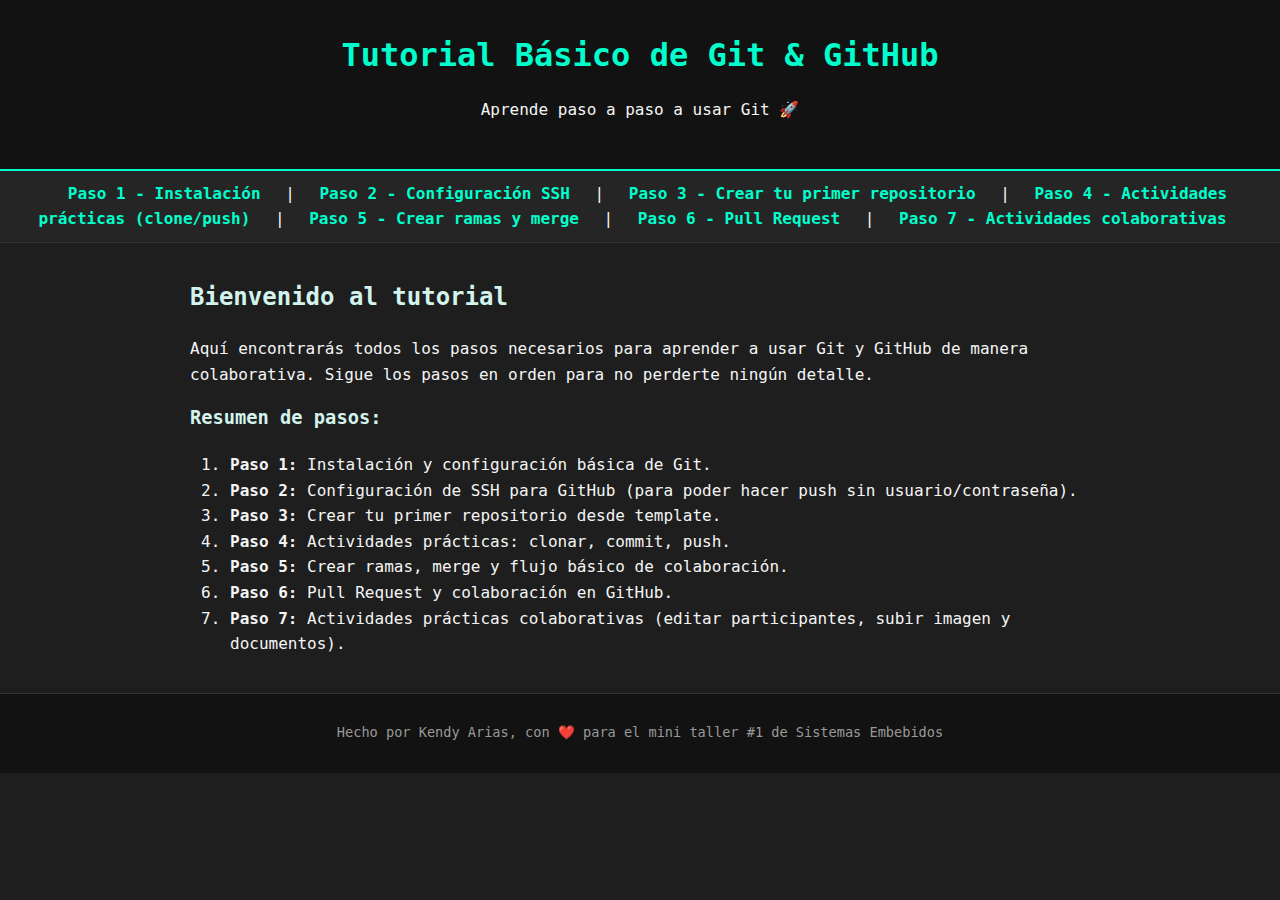
<file: index.html>
<!DOCTYPE html>
<html lang="es">
<head>
  <meta charset="UTF-8">
  <title>Tutorial Git & GitHub</title>
  <link rel="stylesheet" href="style.css">
</head>
<body>
  <header>
    <h1>Tutorial Básico de Git & GitHub</h1>
    <p>Aprende paso a paso a usar Git 🚀</p>
  </header>

  <nav>
    <a href="paso1.html">Paso 1 - Instalación</a> |
    <a href="paso2.html">Paso 2 - Configuración SSH</a> |
    <a href="paso3.html">Paso 3 - Crear tu primer repositorio</a> |
    <a href="paso4.html">Paso 4 - Actividades prácticas (clone/push)</a> |
    <a href="paso5.html">Paso 5 - Crear ramas y merge</a> |
    <a href="paso6.html">Paso 6 - Pull Request</a> |
    <a href="paso7.html">Paso 7 - Actividades colaborativas</a>
  </nav>

  <section>
    <h2>Bienvenido al tutorial</h2>
    <p>Aquí encontrarás todos los pasos necesarios para aprender a usar Git y GitHub de manera colaborativa.  
       Sigue los pasos en orden para no perderte ningún detalle.</p>

    <h3>Resumen de pasos:</h3>
    <ol>
      <li><strong>Paso 1:</strong> Instalación y configuración básica de Git.</li>
      <li><strong>Paso 2:</strong> Configuración de SSH para GitHub (para poder hacer push sin usuario/contraseña).</li>
      <li><strong>Paso 3:</strong> Crear tu primer repositorio desde template.</li>
      <li><strong>Paso 4:</strong> Actividades prácticas: clonar, commit, push.</li>
      <li><strong>Paso 5:</strong> Crear ramas, merge y flujo básico de colaboración.</li>
      <li><strong>Paso 6:</strong> Pull Request y colaboración en GitHub.</li>
      <li><strong>Paso 7:</strong> Actividades prácticas colaborativas (editar participantes, subir imagen y documentos).</li>
    </ol>
  </section>

  <footer>
    <p>Hecho por Kendy Arias, con ❤️ para el mini taller #1 de Sistemas Embebidos</p>
  </footer>
</body>
</html>
</file>
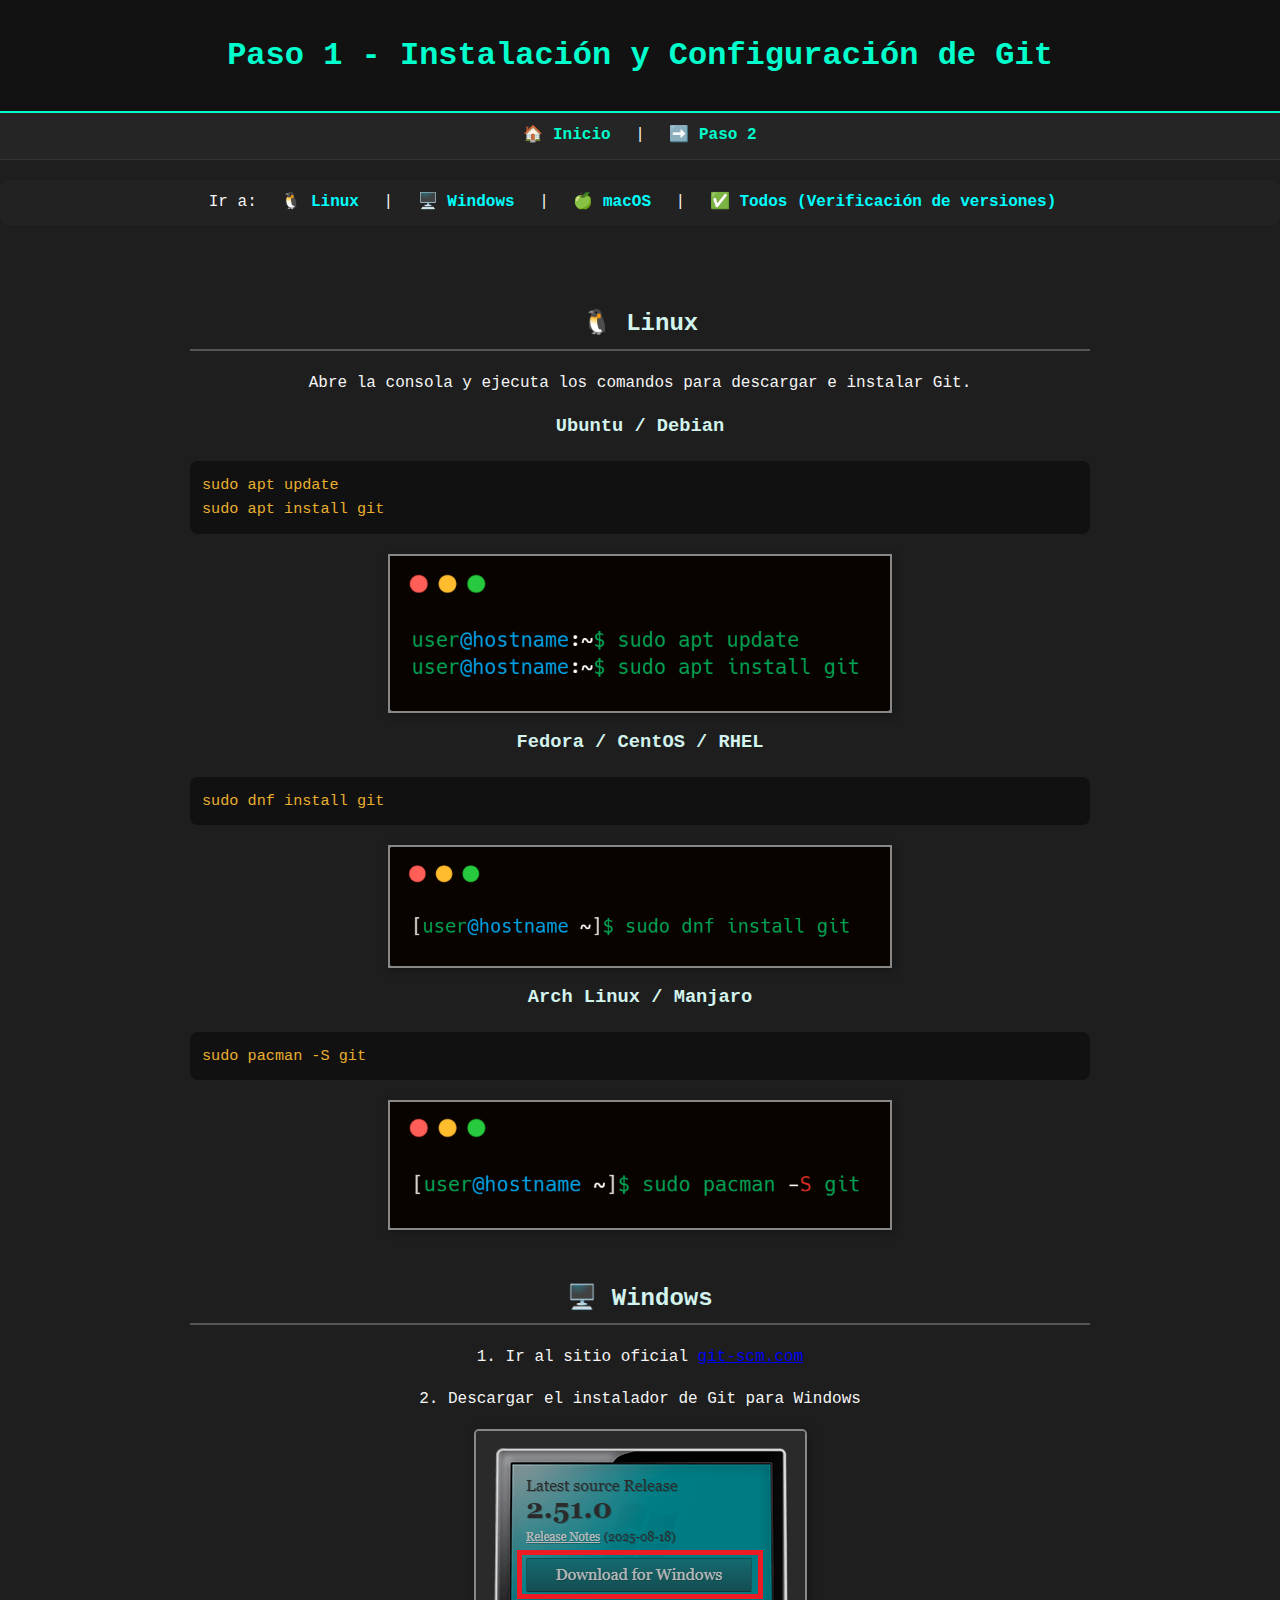
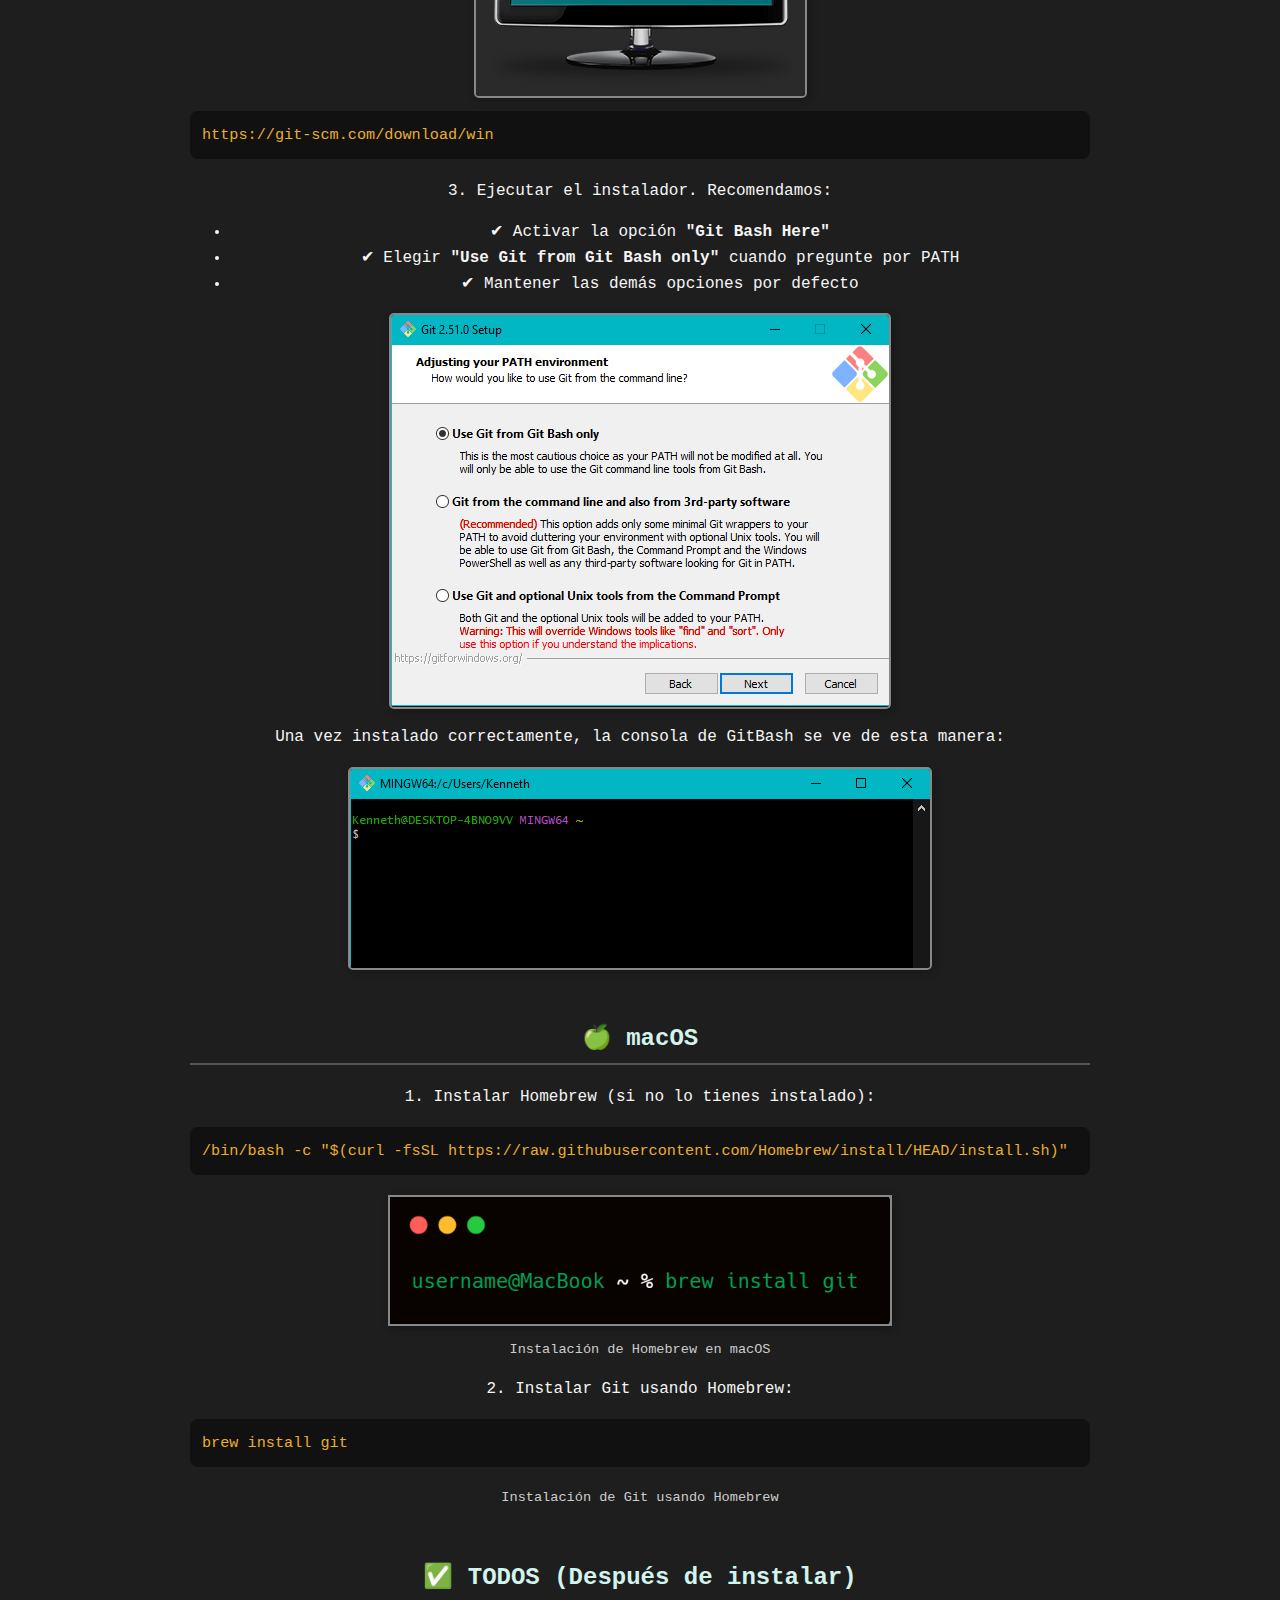
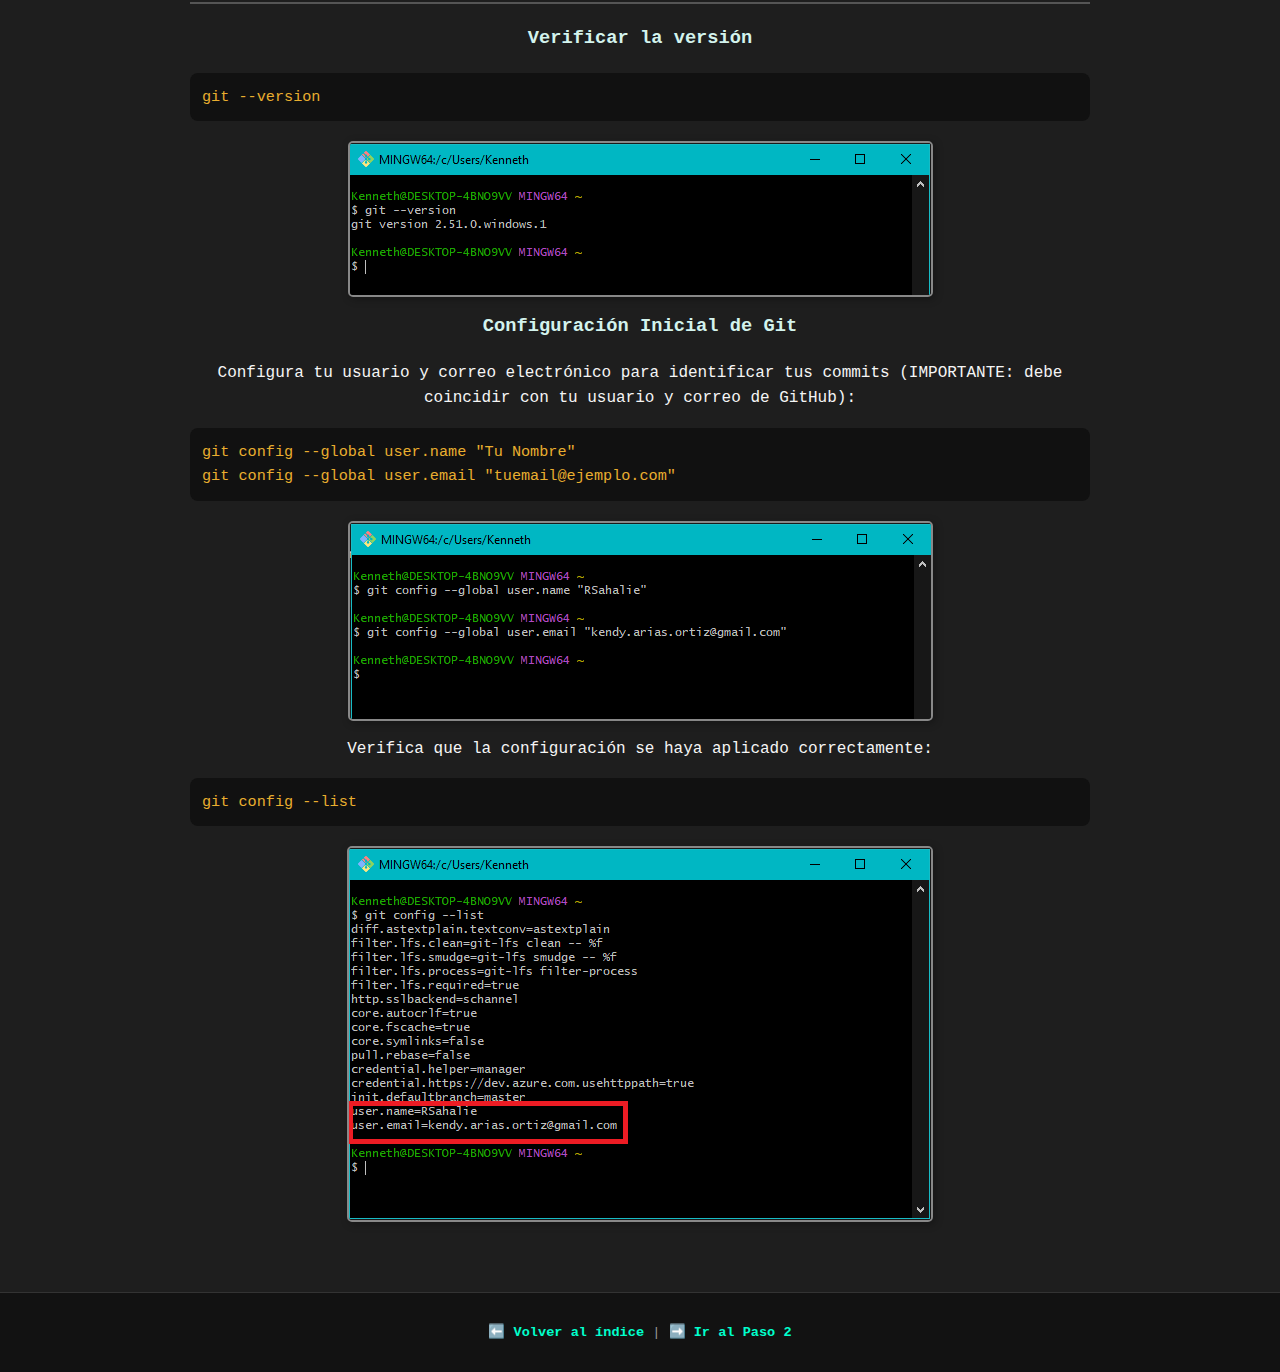
<file: paso1.html>
<!DOCTYPE html>
<html lang="es">
<head>
  <meta charset="UTF-8">
  <title>Paso 1 - Instalación y Configuración de Básica de Git</title>
  <link rel="stylesheet" href="style.css">
  <style>
    /* Centrar todo el contenido principal */
    section {
      max-width: 900px;
      margin: 0 auto;
      padding: 20px;
    }

    /* Imágenes por defecto */
    .step-block img, .os-section img:not(.small-img) {
      display: block;
      margin: 10px auto;
      max-width: 80%;
      border-radius: 5px;
      border: 2px solid #888;
      box-shadow: 2px 2px 8px rgba(0,0,0,0.3);
    }

    /* Imágenes de Linux y macOS (forzar tamaño más pequeño) */
    .small-img {
      width: 500px; /* tamaño fijo */
      height: auto;
      display: block;
      margin: 10px auto;
      border: 2px solid #888;
      box-shadow: 2px 2px 8px rgba(0,0,0,0.3);
    }

    .img-caption {
      text-align: center;
      color: #ccc;
      font-size: 0.85rem;
      margin-bottom: 15px;
    }

    /* Secciones por OS */
    .os-section {
      margin-bottom: 50px;
      text-align: center;
    }

    .os-section h2 {
      border-bottom: 2px solid #555;
      padding-bottom: 5px;
      margin-top: 40px;
    }

    pre, code {
      text-align: left;
    }

    /* Mini menú flotante */
    .internal-menu {
      text-align: center;
      margin: 20px 0;
      background-color: #222;
      padding: 10px;
      border-radius: 8px;
      position: sticky;
      top: 10px;
      z-index: 100;
    }

    .internal-menu a {
      color: #0ff;
      margin: 0 15px;
      text-decoration: none;
      font-weight: bold;
    }

    .internal-menu a:hover {
      text-decoration: underline;
    }

  </style>
</head>
<body>
  <header>
    <h1>Paso 1 - Instalación y Configuración de Git</h1>
  </header>

  <nav>
    <a href="index.html">🏠 Inicio</a> |
    <a href="paso2.html">➡️ Paso 2</a>
  </nav>

  <!-- Mini menú interno flotante -->
  <div class="internal-menu">
    Ir a: 
    <a href="#linux">🐧 Linux</a> | 
    <a href="#windows">🖥️ Windows</a> | 
    <a href="#macos">🍏 macOS</a> | 
    <a href="#todos">✅ Todos (Verificación de versiones)</a>
  </div>

  <section>
    <!-- Linux -->
    <div class="os-section" id="linux">
      <h2>🐧 Linux</h2>
      <p>Abre la consola y ejecuta los comandos para descargar e instalar Git.</a></p>
      <h3>Ubuntu / Debian</h3>
      <pre><code>sudo apt update
sudo apt install git</code></pre>
      <img src="images/clinux.png" alt="Instalación de Git en Ubuntu/Debian" class="small-img">

      <h3>Fedora / CentOS / RHEL</h3>
      <pre><code>sudo dnf install git</code></pre>
      <img src="images/cfedora.png" alt="Instalación de Git en Fedora/CentOS/RHEL" class="small-img">

      <h3>Arch Linux / Manjaro</h3>
      <pre><code>sudo pacman -S git</code></pre>
      <img src="images/carch.png" alt="Instalación de Git en Arch/Manjaro" class="small-img">
    </div>

    <!-- Windows -->
    <div class="os-section" id="windows">
      <h2>🖥️ Windows</h2>
      <p>1. Ir al sitio oficial <a href="https://git-scm.com" target="_blank">git-scm.com</a></p>
      <p>2. Descargar el instalador de Git para Windows</p>
      <img src="images/gitwind.png" alt="Instalador de Git en Windows">
      <pre><code>https://git-scm.com/download/win</code></pre>
      <p>3. Ejecutar el instalador. Recomendamos:</p>
      <ul>
        <li>✔ Activar la opción <strong>"Git Bash Here"</strong></li>
        <li>✔ Elegir <strong>"Use Git from Git Bash only"</strong> cuando pregunte por PATH</li>
        <li>✔ Mantener las demás opciones por defecto</li>
      </ul>
      <img src="images/gitbash.png" alt="Instalador de Git en Windows - Pantalla 1">
      <p>Una vez instalado correctamente, la consola de GitBash se ve de esta manera:</p>
      <img src="images/gitbashconsol.png" alt="Git en Windows - Consola">
    </div>

    <!-- macOS -->
    <div class="os-section" id="macos">
      <h2>🍏 macOS</h2>
      <p>1. Instalar Homebrew (si no lo tienes instalado):</p>
      <pre><code>/bin/bash -c "$(curl -fsSL https://raw.githubusercontent.com/Homebrew/install/HEAD/install.sh)"</code></pre>
      <img src="images/cmac.png" alt="Instalación de Homebrew en macOS" class="small-img">
      <p class="img-caption">Instalación de Homebrew en macOS</p>

      <p>2. Instalar Git usando Homebrew:</p>
      <pre><code>brew install git</code></pre>
      <p class="img-caption">Instalación de Git usando Homebrew</p>
    </div>

    <!-- Común para todos -->
    <div class="os-section" id="todos">
      <h2>✅ TODOS (Después de instalar)</h2>
      <h3>Verificar la versión</h3>
      <pre><code>git --version</code></pre>
      <img src="images/pasouno1.png" alt="Verificación de versión de Git">

      <h3>Configuración Inicial de Git</h3>
      <p>Configura tu usuario y correo electrónico para identificar tus commits (IMPORTANTE: debe coincidir con tu usuario y correo de GitHub):</p>
      <pre><code>git config --global user.name "Tu Nombre"
git config --global user.email "tuemail@ejemplo.com"</code></pre>
      <img src="images/pasouno2.png" alt="Configuración de usuario y correo">

      <p>Verifica que la configuración se haya aplicado correctamente:</p>
      <pre><code>git config --list</code></pre>
      <img src="images/pasouno3.png" alt="Verificación de configuración de Git">
    </div>
  </section>

  <footer>
    <p><a href="index.html">⬅️ Volver al índice</a> | <a href="paso2.html">➡️ Ir al Paso 2</a></p>
  </footer>
</body>
</html>
</file>
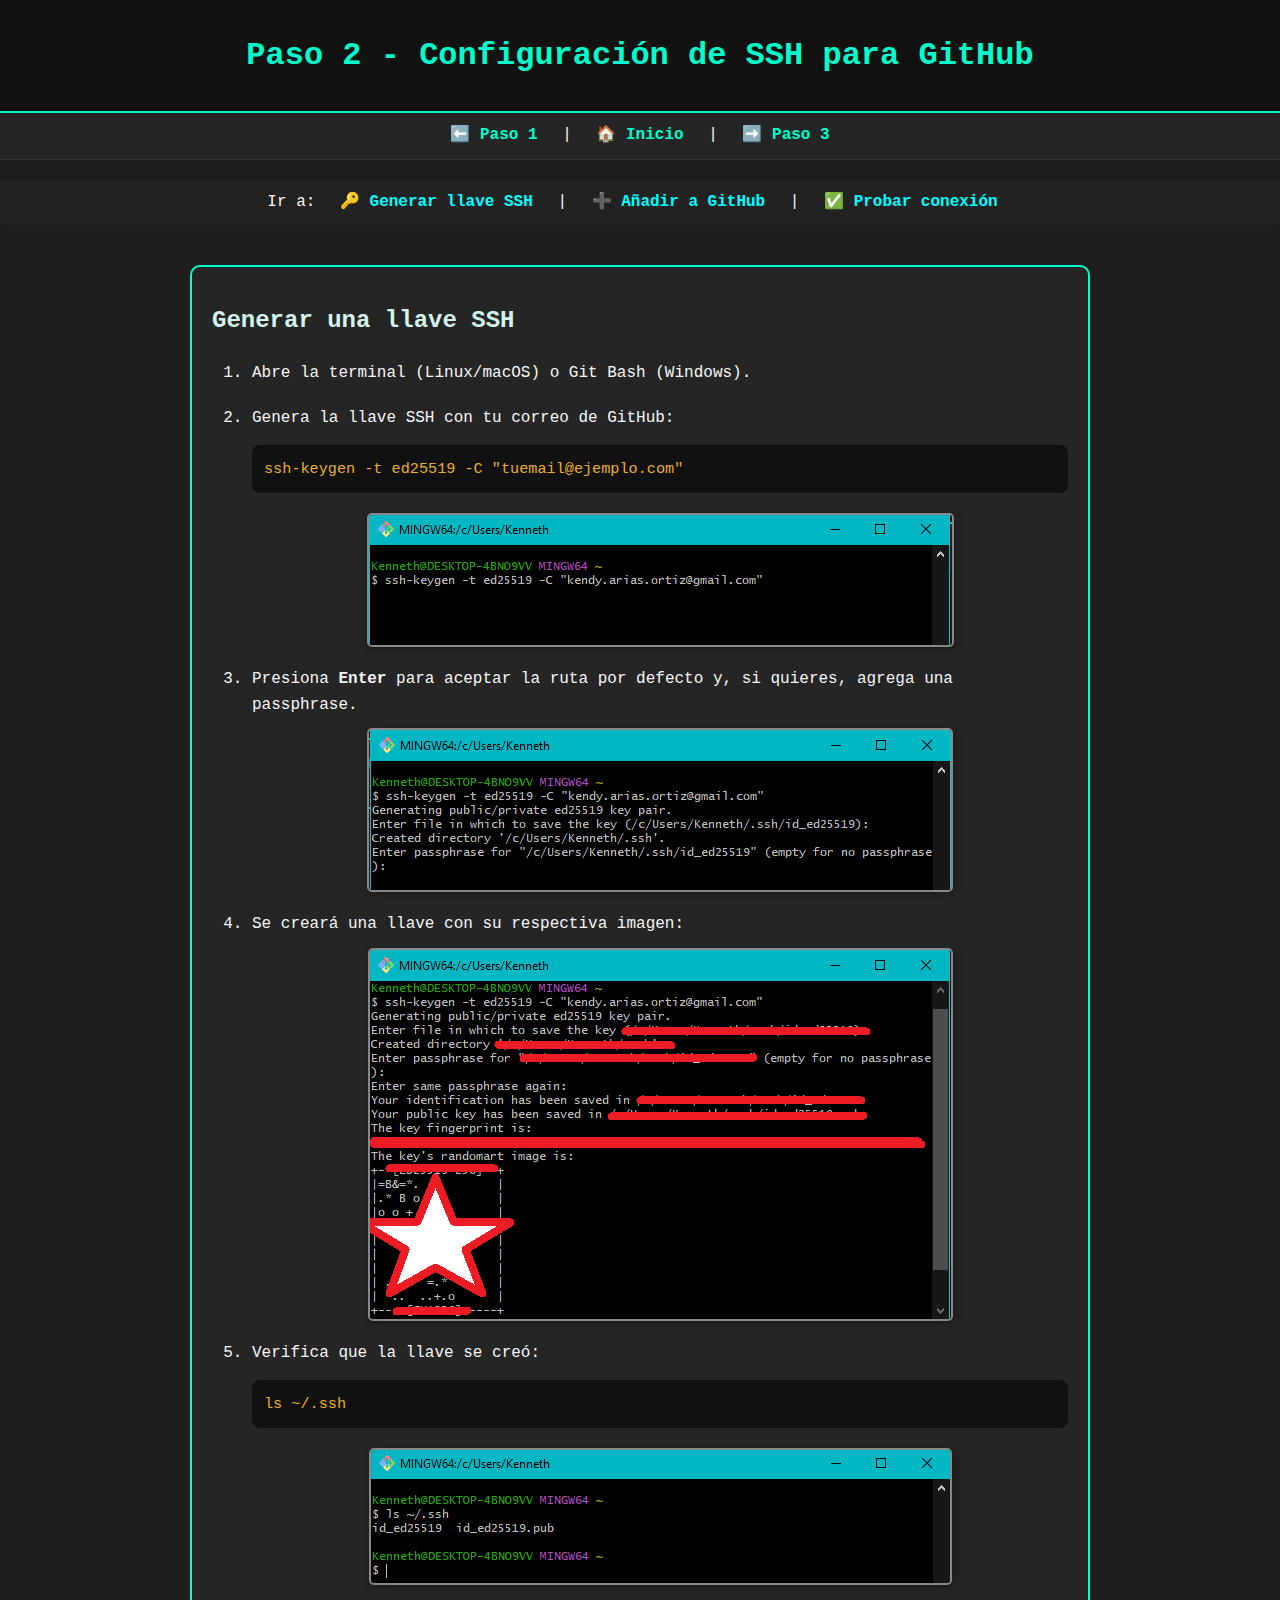
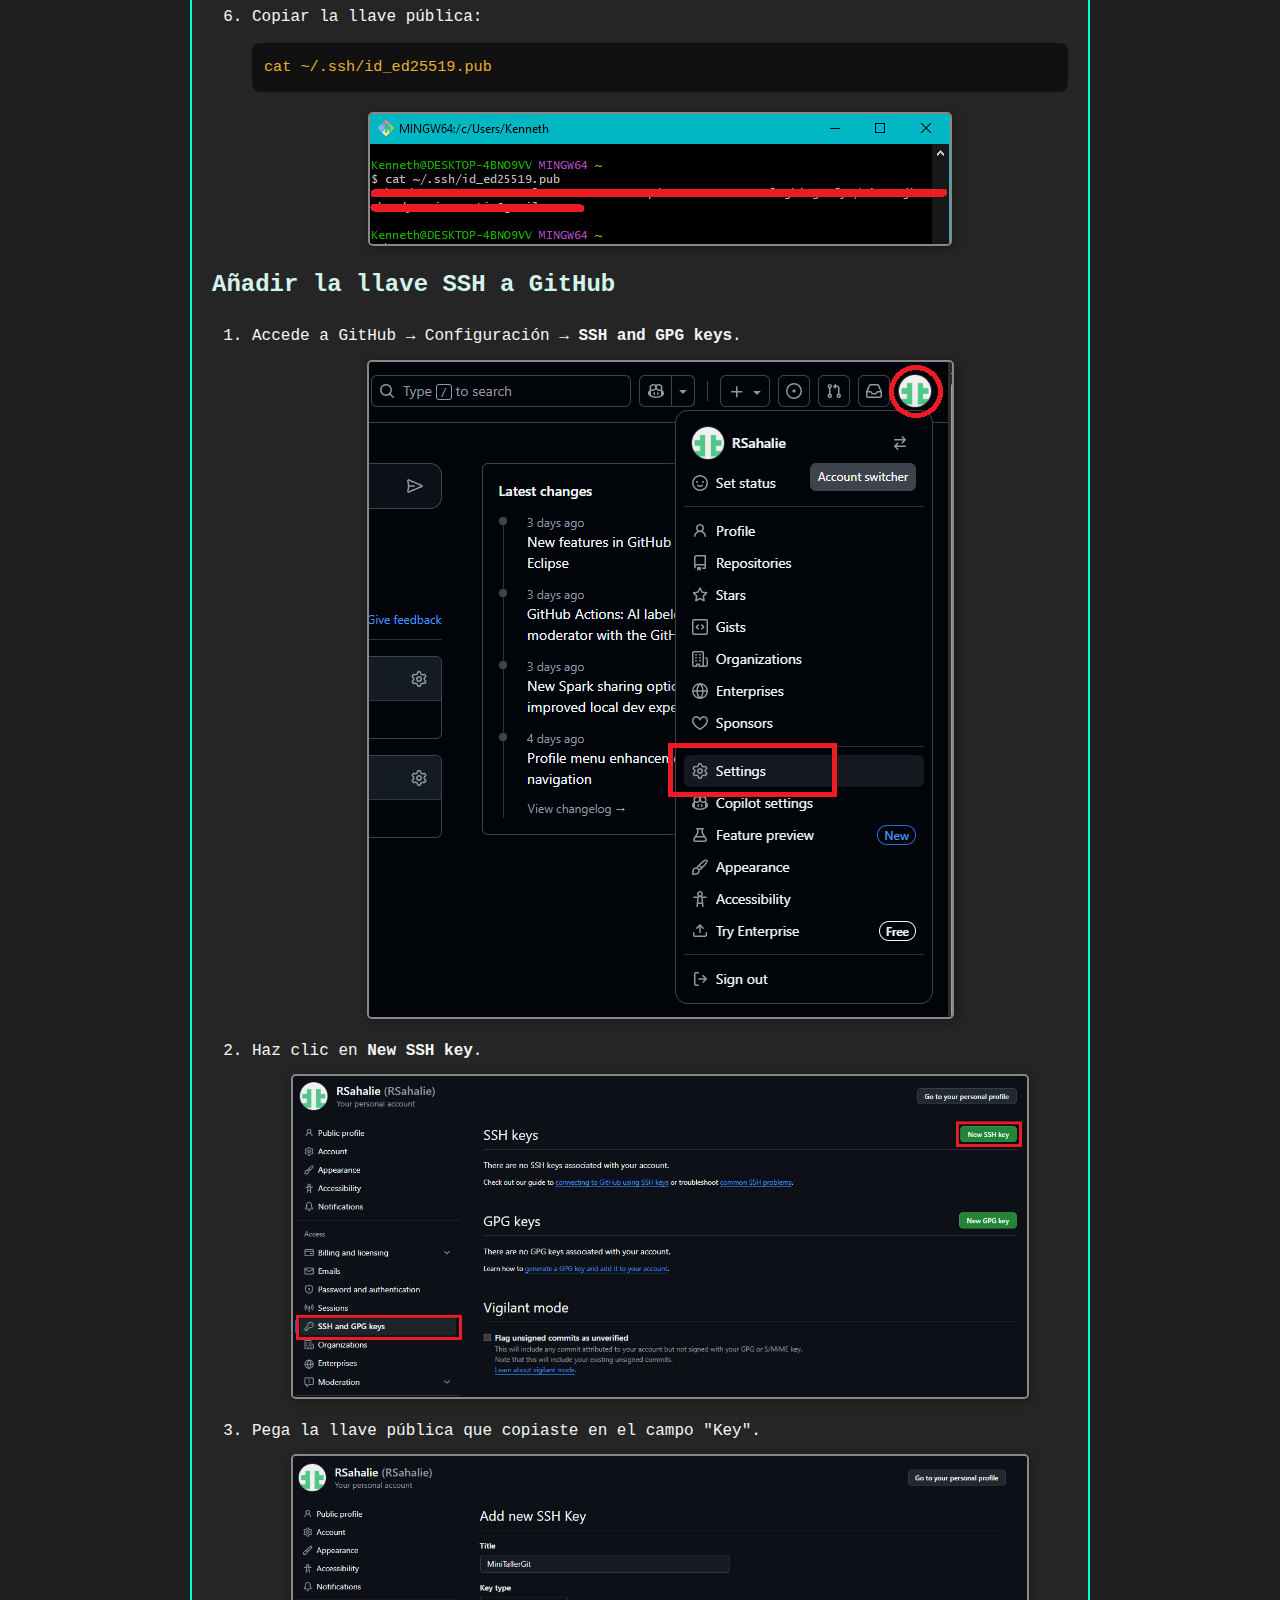
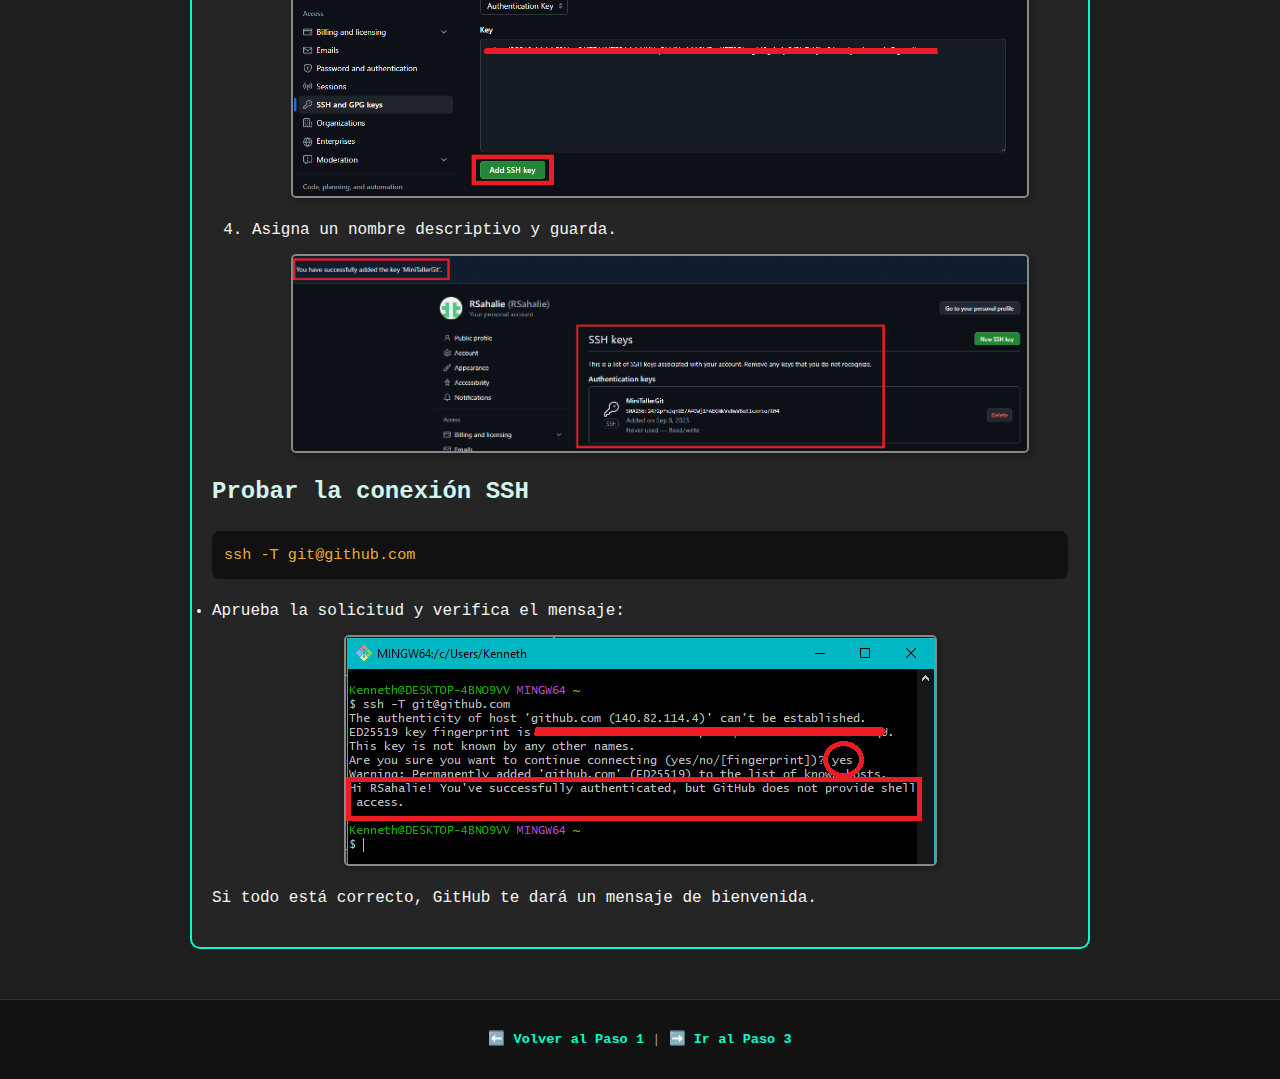
<file: paso2.html>
<!DOCTYPE html>
<html lang="es">
<head>
  <meta charset="UTF-8">
  <title>Paso 2 - Configuración de SSH para GitHub</title>
  <link rel="stylesheet" href="style.css">
  <style>
    section {
      max-width: 900px;
      margin: 0 auto;
      padding: 20px;
    }

    /* Mini menú flotante */
    .internal-menu {
      text-align: center;
      margin: 20px 0;
      background-color: #222;
      padding: 10px;
      border-radius: 8px;
      position: sticky;
      top: 10px;
      z-index: 100;
    }
    .internal-menu a {
      color: #0ff;
      margin: 0 15px;
      text-decoration: none;
      font-weight: bold;
    }
    .internal-menu a:hover {
      text-decoration: underline;
    }

    /* Todas las imágenes de consola (pasodos1-5,10) */
    .step-block img {
      max-width: 90%;
      height: auto;
      display: block;
      margin: 10px auto 20px auto;
      border: 2px solid #888;
      border-radius: 5px;
      box-shadow: 2px 2px 8px rgba(0,0,0,0.3);
    }

    /* Solo imágenes de GitHub (pasodos6-9) */
    .img-github {
      max-width: 80%;
      height: auto;
      display: block;
      margin: 10px auto 20px auto;
      border: 2px solid #888;
      border-radius: 5px;
      box-shadow: 2px 2px 8px rgba(0,0,0,0.3);
    }

    .img-caption {
      text-align: center;
      color: #ccc;
      font-size: 0.85rem;
      margin-bottom: 15px;
    }

    pre, code {
      text-align: left;
    }

    .step-block li {
      margin-bottom: 20px;
    }

    @media screen and (max-width: 600px) {
      .step-block img,
      .img-github {
        max-width: 90%;
      }
    }
  </style>
</head>
<body>
  <header>
    <h1>Paso 2 - Configuración de SSH para GitHub</h1>
  </header>

  <nav>
    <a href="paso1.html">⬅️ Paso 1</a> |
    <a href="index.html">🏠 Inicio</a> |
    <a href="paso3.html">➡️ Paso 3</a>
  </nav>

  <div class="internal-menu">
    Ir a: 
    <a href="#generar">🔑 Generar llave SSH</a> |
    <a href="#añadir">➕ Añadir a GitHub</a> |
    <a href="#probar">✅ Probar conexión</a>
  </div>

  <section>
    <div class="step-block">
      <h2 id="generar">Generar una llave SSH</h2>
      <ol>
        <li>Abre la terminal (Linux/macOS) o Git Bash (Windows).</li>
        <li>Genera la llave SSH con tu correo de GitHub:
          <pre><code>ssh-keygen -t ed25519 -C "tuemail@ejemplo.com"</code></pre>
          <img src="images/pasodos1.png" alt="Generando llave ssh">
        </li>
        <li>Presiona <strong>Enter</strong> para aceptar la ruta por defecto y, si quieres, agrega una passphrase.
          <img src="images/pasodos2.png" alt="Opciones al generar">
        </li>
        <li>Se creará una llave con su respectiva imagen:
          <img src="images/pasodos3.png" alt="Llave generada">
        </li>
        <li>Verifica que la llave se creó:
          <pre><code>ls ~/.ssh</code></pre>
          <img src="images/pasodos4.png" alt="Verificación de llave">
        </li>
        <li>Copiar la llave pública:
          <pre><code>cat ~/.ssh/id_ed25519.pub</code></pre>
          <img src="images/pasodos5.png" alt="Copiando llave pública">
        </li>
      </ol>

      <h2 id="añadir">Añadir la llave SSH a GitHub</h2>
      <ol>
        <li>Accede a GitHub → Configuración → <strong>SSH and GPG keys</strong>.
          <img src="images/pasodos6.png" alt="Configuración SSH GitHub" class="img-github">
        </li>
        <li>Haz clic en <strong>New SSH key</strong>.
          <img src="images/pasodos7.png" alt="Agregar nueva llave" class="img-github">
        </li>
        <li>Pega la llave pública que copiaste en el campo "Key".
          <img src="images/pasodos8.png" alt="Pegar llave pública" class="img-github">
        </li>
        <li>Asigna un nombre descriptivo y guarda.
          <img src="images/pasodos9.png" alt="Guardar llave" class="img-github">
        </li>
      </ol>

      <h2 id="probar">Probar la conexión SSH</h2>
      <pre><code>ssh -T git@github.com</code></pre>
      <li>Aprueba la solicitud y verifica el mensaje:
        <img src="images/pasodos10.png" alt="Conexión exitosa">
      </li>
      <p>Si todo está correcto, GitHub te dará un mensaje de bienvenida.</p>
    </div>
  </section>

  <footer>
    <p><a href="paso1.html">⬅️ Volver al Paso 1</a> | <a href="paso3.html">➡️ Ir al Paso 3</a></p>
  </footer>
</body>
</html>
</file>
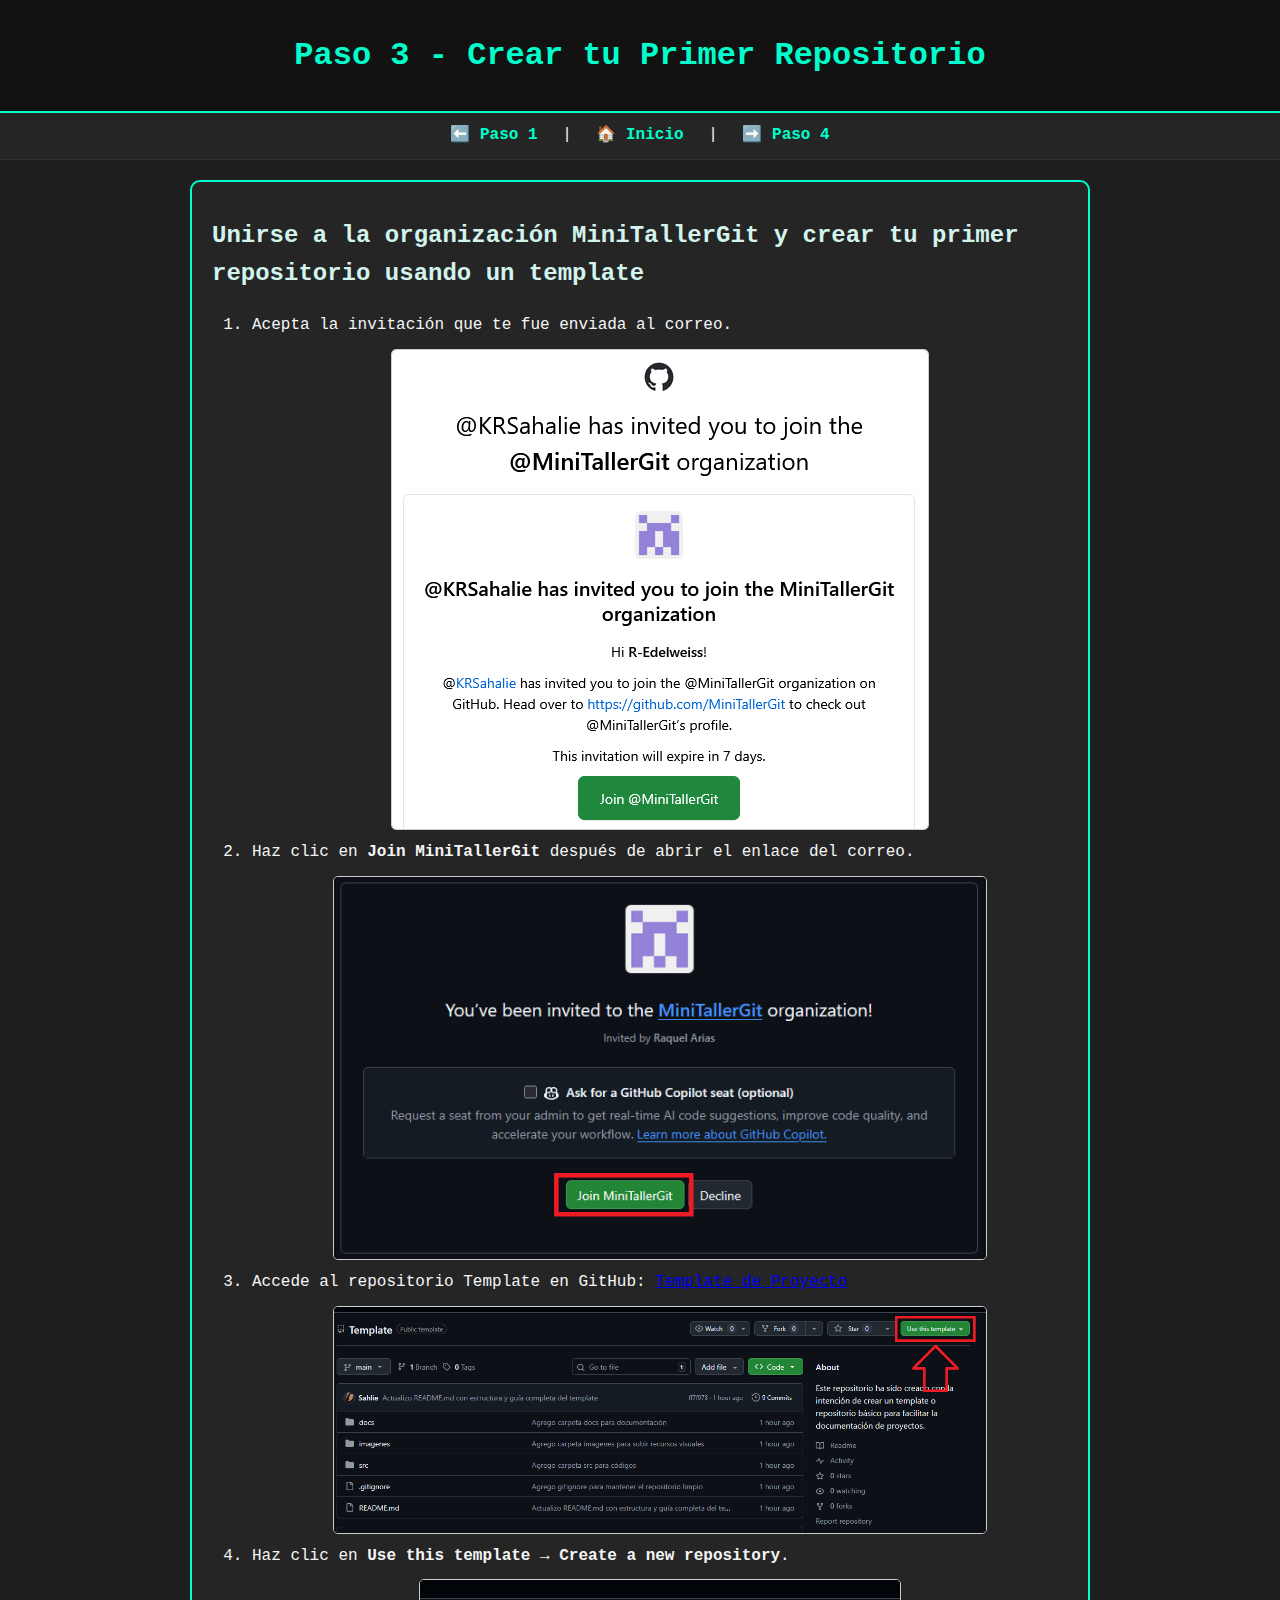
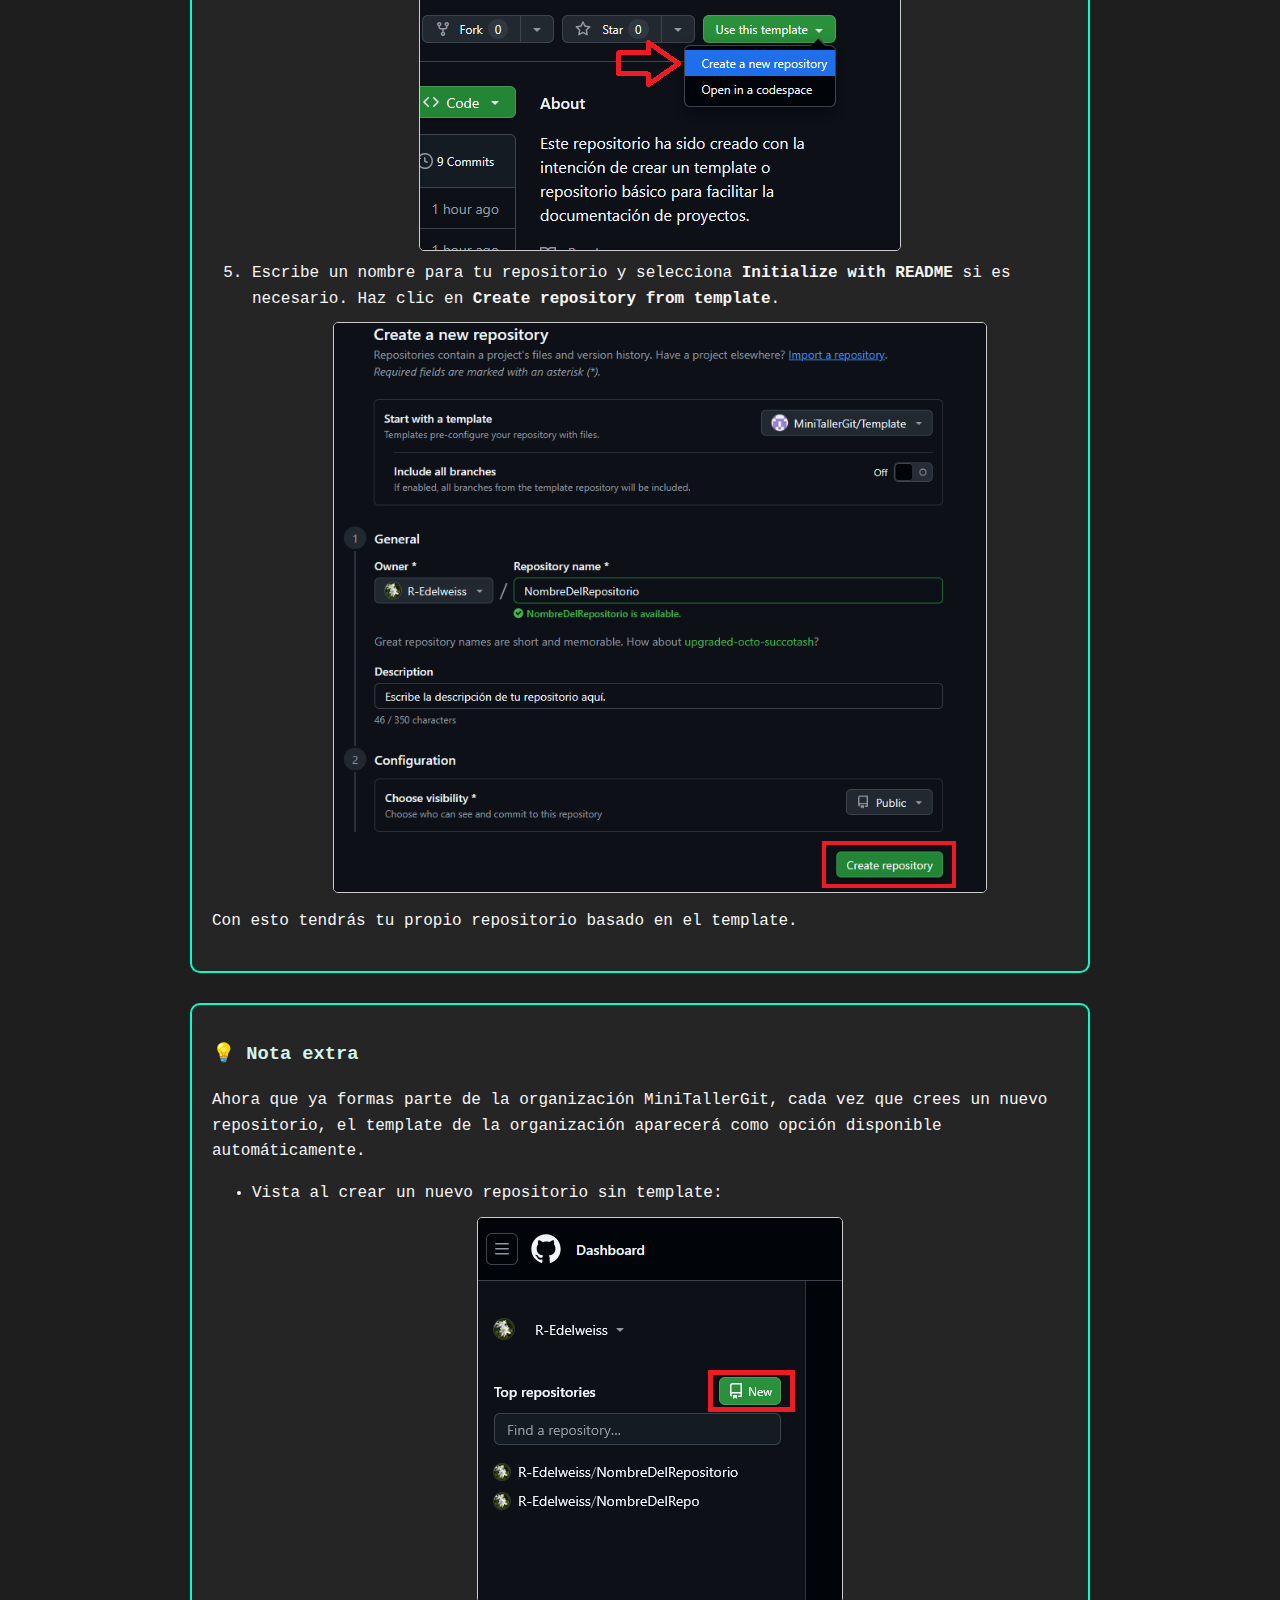
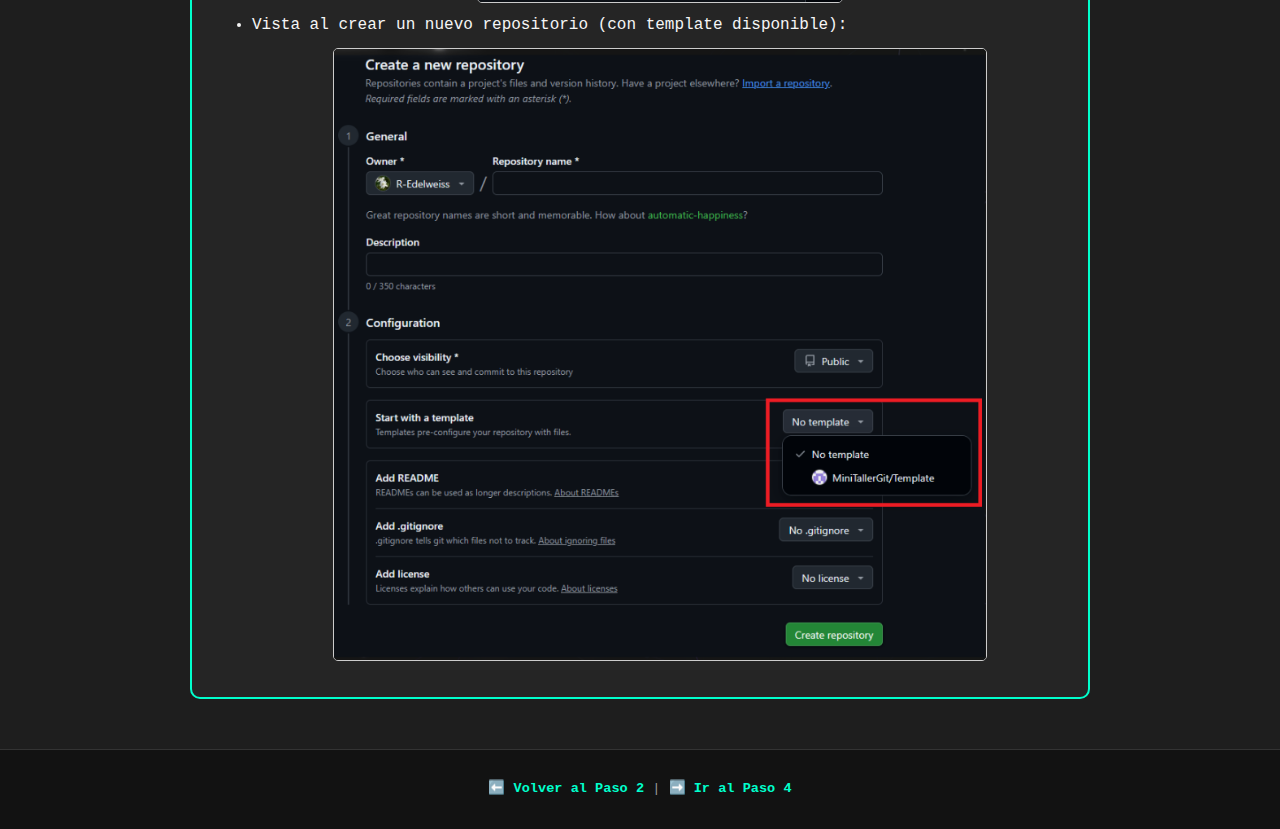
<file: paso3.html>
<!DOCTYPE html>
<html lang="es">
<head>
  <meta charset="UTF-8">
  <title>Paso 3 - Crear tu Primer Repositorio</title>
  <link rel="stylesheet" href="style.css">
  <style>
    /* 👇 Esto centra todas las imágenes dentro del contenido */
    .step-block img {
      display: block;
      margin: 10px auto; /* margen arriba/abajo y auto a los lados */
      max-width: 80%; /* ajusta el ancho para que no se estiren demasiado */
      border: 1px solid #ccc;
      border-radius: 5px;
    }
  </style>
</head>
<body>

  <header>
    <h1>Paso 3 - Crear tu Primer Repositorio</h1>
  </header>

  <nav>
    <a href="paso2.html">⬅️ Paso 1</a> |
    <a href="index.html">🏠 Inicio</a> |
    <a href="paso4.html">➡️ Paso 4</a>
  </nav>

  <section>
    <!-- Crear repositorio desde template -->
    <div class="step-block">
      <h2>Unirse a la organización MiniTallerGit y crear tu primer repositorio usando un template</h2>
      <ol>
        <li>
          Acepta la invitación que te fue enviada al correo.  
          <br><img src="images/correo-image.png" alt="Correo de invitación">
        </li>

        <li>
          Haz clic en <strong>Join MiniTallerGit</strong> después de abrir el enlace del correo.  
          <br><img src="images/imagen-join-image.png" alt="Aceptar invitación en GitHub">
        </li>

        <li>
          Accede al repositorio Template en GitHub:  
          <a href="https://github.com/MiniTallerGit/Template" target="_blank">Template de Proyecto</a>  
          <br><img src="images/use-templete-image.png" alt="Repositorio Template">
        </li>

        <li>
          Haz clic en <strong>Use this template → Create a new repository</strong>.  
          <br><img src="images/create-new-repo-image.png" alt="Botón Use this template">
        </li>

        <li>
          Escribe un nombre para tu repositorio y selecciona <strong>Initialize with README</strong> si es necesario.  Haz clic en <strong>Create repository from template</strong>. 
          <br><img src="images/create-image.png" alt="Crear nuevo repositorio">
        </li>

      </ol>

      <p>Con esto tendrás tu propio repositorio basado en el template.</p>
    </div>

<!-- Nota adicional -->
    <div class="step-block">
      <h3>💡 Nota extra</h3>
      <p>
        Ahora que ya formas parte de la organización MiniTallerGit, cada vez que crees un nuevo repositorio, 
        el template de la organización aparecerá como opción disponible automáticamente.
      </p>
      <ul>
        <li>
          Vista al crear un nuevo repositorio sin template:  
          <br><img src="images/new-image.png" alt="Nuevo repo sin template" class="step-img">
        </li>
        <li>
          Vista al crear un nuevo repositorio (con template disponible):  
          <br><img src="images/new-contemplate-image.png" alt="Nuevo repo con template de organización" class="step-img">
        </li>
      </ul>
    </div>
  </section>

  <footer>
    <p><a href="paso2.html">⬅️ Volver al Paso 2</a> | <a href="paso4.html">➡️ Ir al Paso 4</a></p>
  </footer>

</body>
</html>
</file>
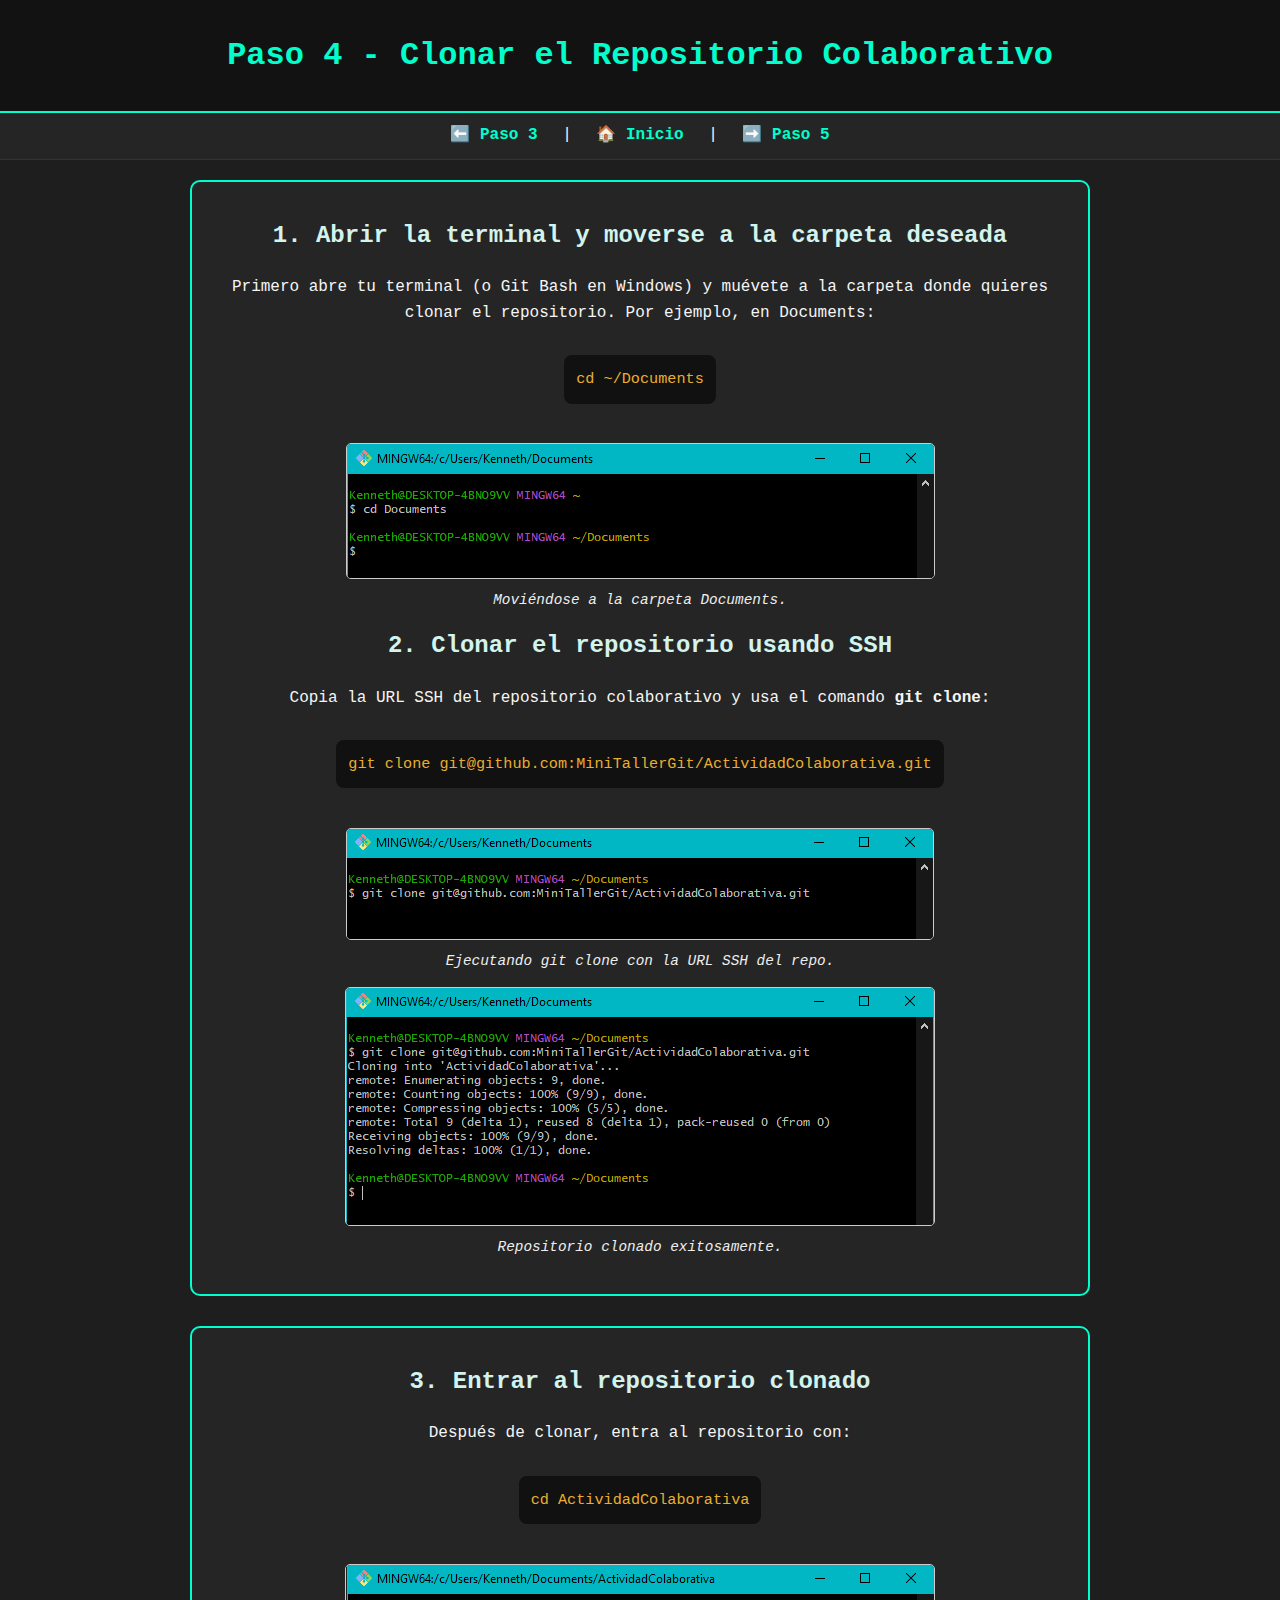
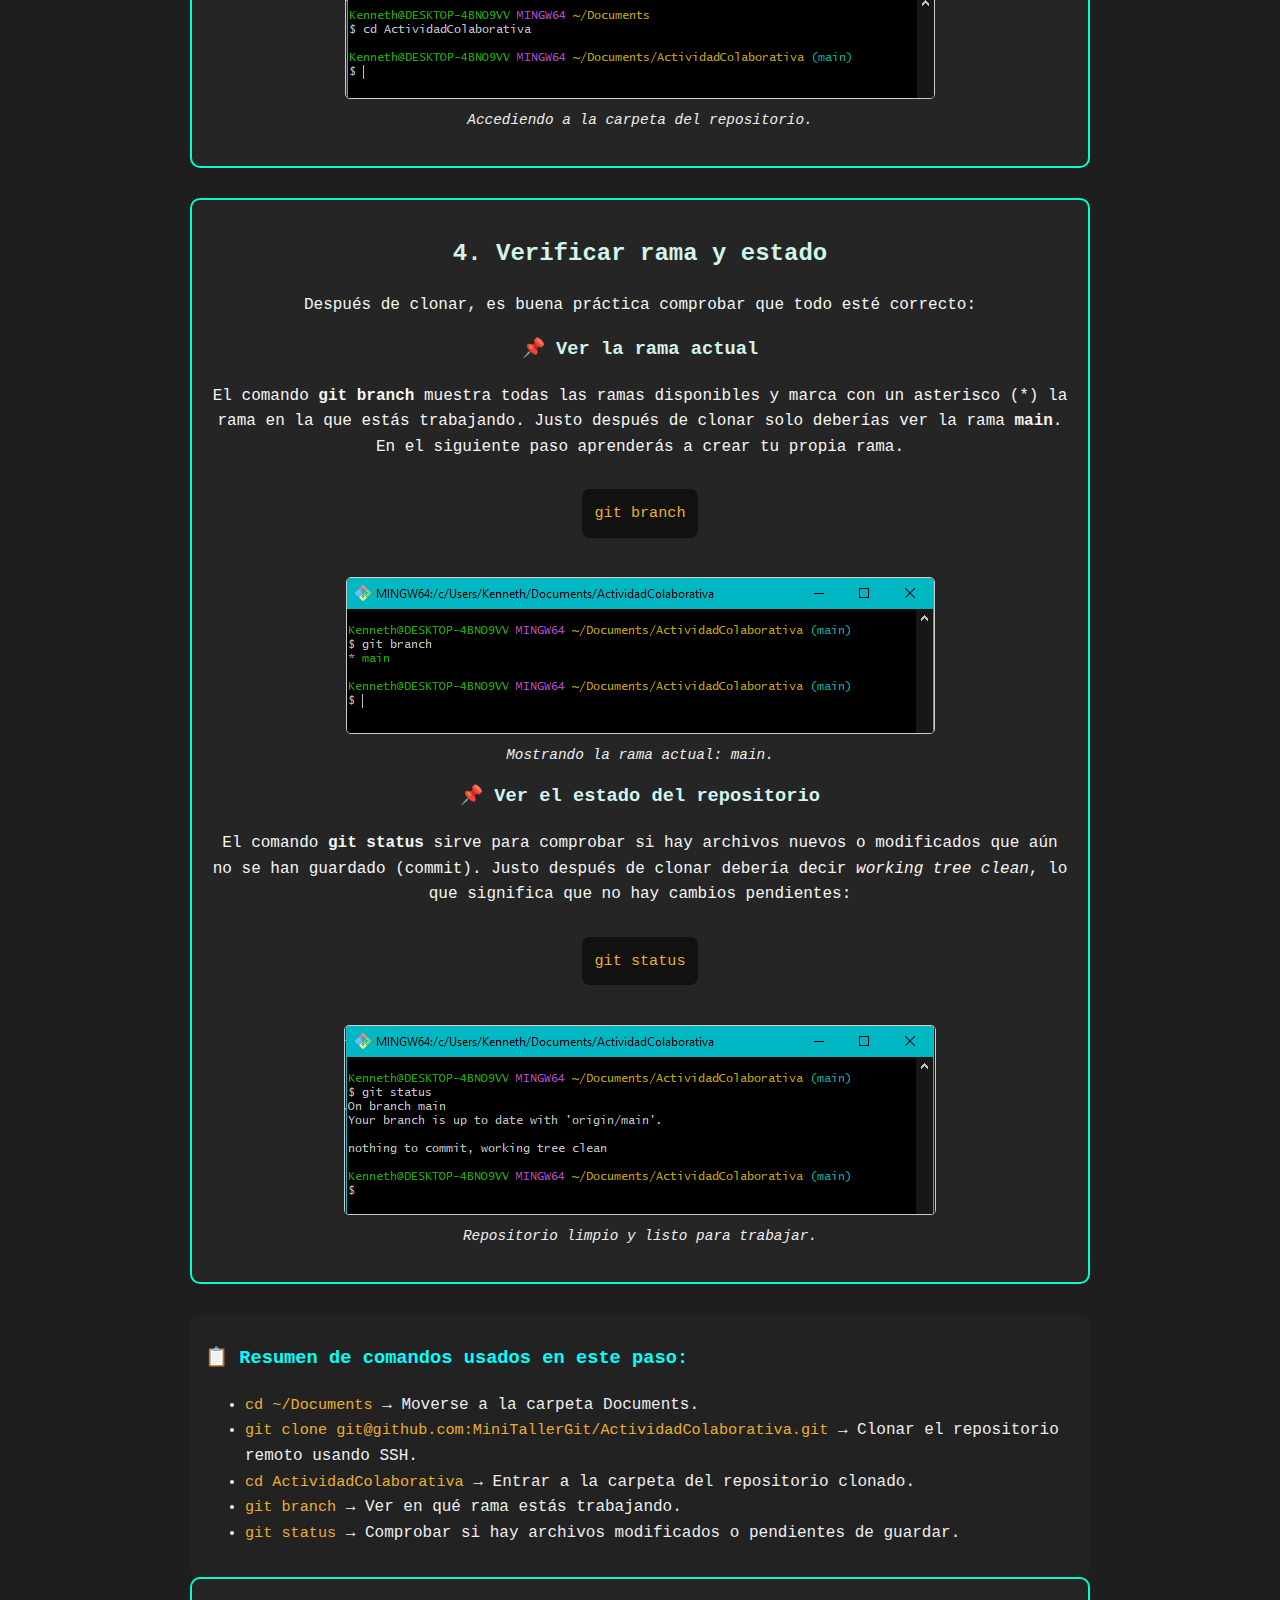
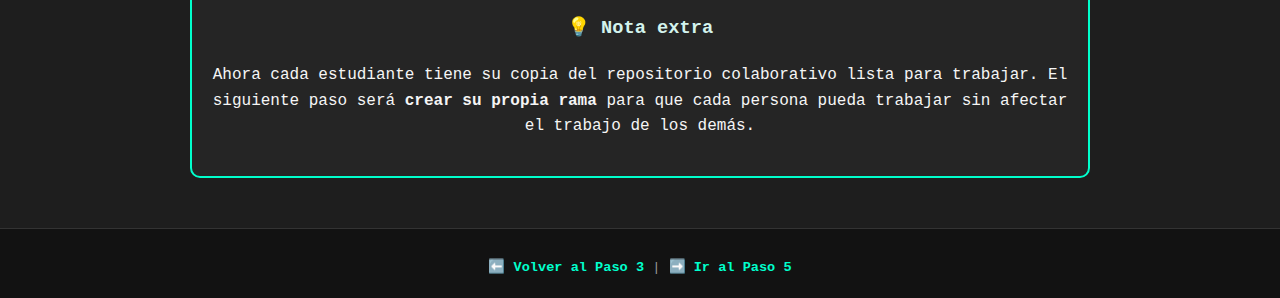
<file: paso4.html>
<!DOCTYPE html>
<html lang="es">
<head>
  <meta charset="UTF-8">
  <title>Paso 4 - Clonar el Repositorio Colaborativo</title>
  <link rel="stylesheet" href="style.css">
  <style>
    .step-block img {
      display: block;
      margin: 10px auto;
      max-width: 80%;
      border: 1px solid #ccc;
      border-radius: 5px;
    }
    .step-block {
      text-align: center;
    }
    pre {
      background-color: #111;
      color: #0f0; /* verde tipo consola */
      padding: 12px;
      border-radius: 8px;
      overflow-x: auto;
      display: inline-block;
      text-align: left;
    }
    .img-caption {
      margin-top: 5px;
      font-size: 0.9em;
      font-style: italic;
      color: #eee; /* más claro para que resalte */
    }
    .summary {
      margin-top: 20px;
      text-align: left;
      background: #222;
      padding: 15px;
      border-radius: 8px;
      color: #eee;
    }
    .summary h3 {
      color: #0ff;
    }
  </style>
</head>
<body>
  <header>
    <h1>Paso 4 - Clonar el Repositorio Colaborativo</h1>
  </header>

  <nav>
    <a href="paso3.html">⬅️ Paso 3</a> |
    <a href="index.html">🏠 Inicio</a> |
    <a href="paso5.html">➡️ Paso 5</a>
  </nav>

  <section>

    <div class="step-block">
      <h2>1. Abrir la terminal y moverse a la carpeta deseada</h2>
      <p>Primero abre tu terminal (o Git Bash en Windows) y muévete a la carpeta donde quieres clonar el repositorio. Por ejemplo, en Documents:</p>
      <pre><code>cd ~/Documents</code></pre>
      <img src="images/pasocuatro1.png" alt="Escogiendo donde clonar el repositorio">
      <p class="img-caption">Moviéndose a la carpeta Documents.</p>

      <h2>2. Clonar el repositorio usando SSH</h2>
      <p>Copia la URL SSH del repositorio colaborativo y usa el comando <strong>git clone</strong>:</p>
      <pre><code>git clone git@github.com:MiniTallerGit/ActividadColaborativa.git</code></pre>
      <img src="images/pasocuatro2.png" alt="Clonando el repo">
      <p class="img-caption">Ejecutando git clone con la URL SSH del repo.</p>
      <img src="images/pasocuatro3.png" alt="Repo Clonado">
      <p class="img-caption">Repositorio clonado exitosamente.</p>
    </div>

    <div class="step-block">
      <h2>3. Entrar al repositorio clonado</h2>
      <p>Después de clonar, entra al repositorio con:</p>
      <pre><code>cd ActividadColaborativa</code></pre>
      <img src="images/pasocuatro4.png" alt="Entrando al repo clonado">
      <p class="img-caption">Accediendo a la carpeta del repositorio.</p>
    </div>

    <div class="step-block">
      <h2>4. Verificar rama y estado</h2>
      <p>Después de clonar, es buena práctica comprobar que todo esté correcto:</p>

      <h3>📌 Ver la rama actual</h3>
      <p>El comando <strong>git branch</strong> muestra todas las ramas disponibles y marca con un asterisco (*) la rama en la que estás trabajando.  
      Justo después de clonar solo deberías ver la rama <strong>main</strong>.  
      En el siguiente paso aprenderás a crear tu propia rama.</p>
      <pre><code>git branch</code></pre>
      <img src="images/pasocuatro5.png" alt="Verificando rama actual">
      <p class="img-caption">Mostrando la rama actual: main.</p>

      <h3>📌 Ver el estado del repositorio</h3>
      <p>El comando <strong>git status</strong> sirve para comprobar si hay archivos nuevos o modificados que aún no se han guardado (commit).  
      Justo después de clonar debería decir <em>working tree clean</em>, lo que significa que no hay cambios pendientes:</p>
      <pre><code>git status</code></pre>
      <img src="images/pasocuatro6.png" alt="Verificando estado del repositorio">
      <p class="img-caption">Repositorio limpio y listo para trabajar.</p>
    </div>

    <div class="summary">
      <h3>📋 Resumen de comandos usados en este paso:</h3>
      <ul>
        <li><code>cd ~/Documents</code> → Moverse a la carpeta Documents.</li>
        <li><code>git clone git@github.com:MiniTallerGit/ActividadColaborativa.git</code> → Clonar el repositorio remoto usando SSH.</li>
        <li><code>cd ActividadColaborativa</code> → Entrar a la carpeta del repositorio clonado.</li>
        <li><code>git branch</code> → Ver en qué rama estás trabajando.</li>
        <li><code>git status</code> → Comprobar si hay archivos modificados o pendientes de guardar.</li>
      </ul>
    </div>

    <div class="step-block">
      <h3>💡 Nota extra</h3>
      <p>Ahora cada estudiante tiene su copia del repositorio colaborativo lista para trabajar.  
      El siguiente paso será <strong>crear su propia rama</strong> para que cada persona pueda trabajar sin afectar el trabajo de los demás.</p>
    </div>

  </section>

  <footer>
    <p><a href="paso3.html">⬅️ Volver al Paso 3</a> | <a href="paso5.html">➡️ Ir al Paso 5</a></p>
  </footer>
</body>
</html>
</file>
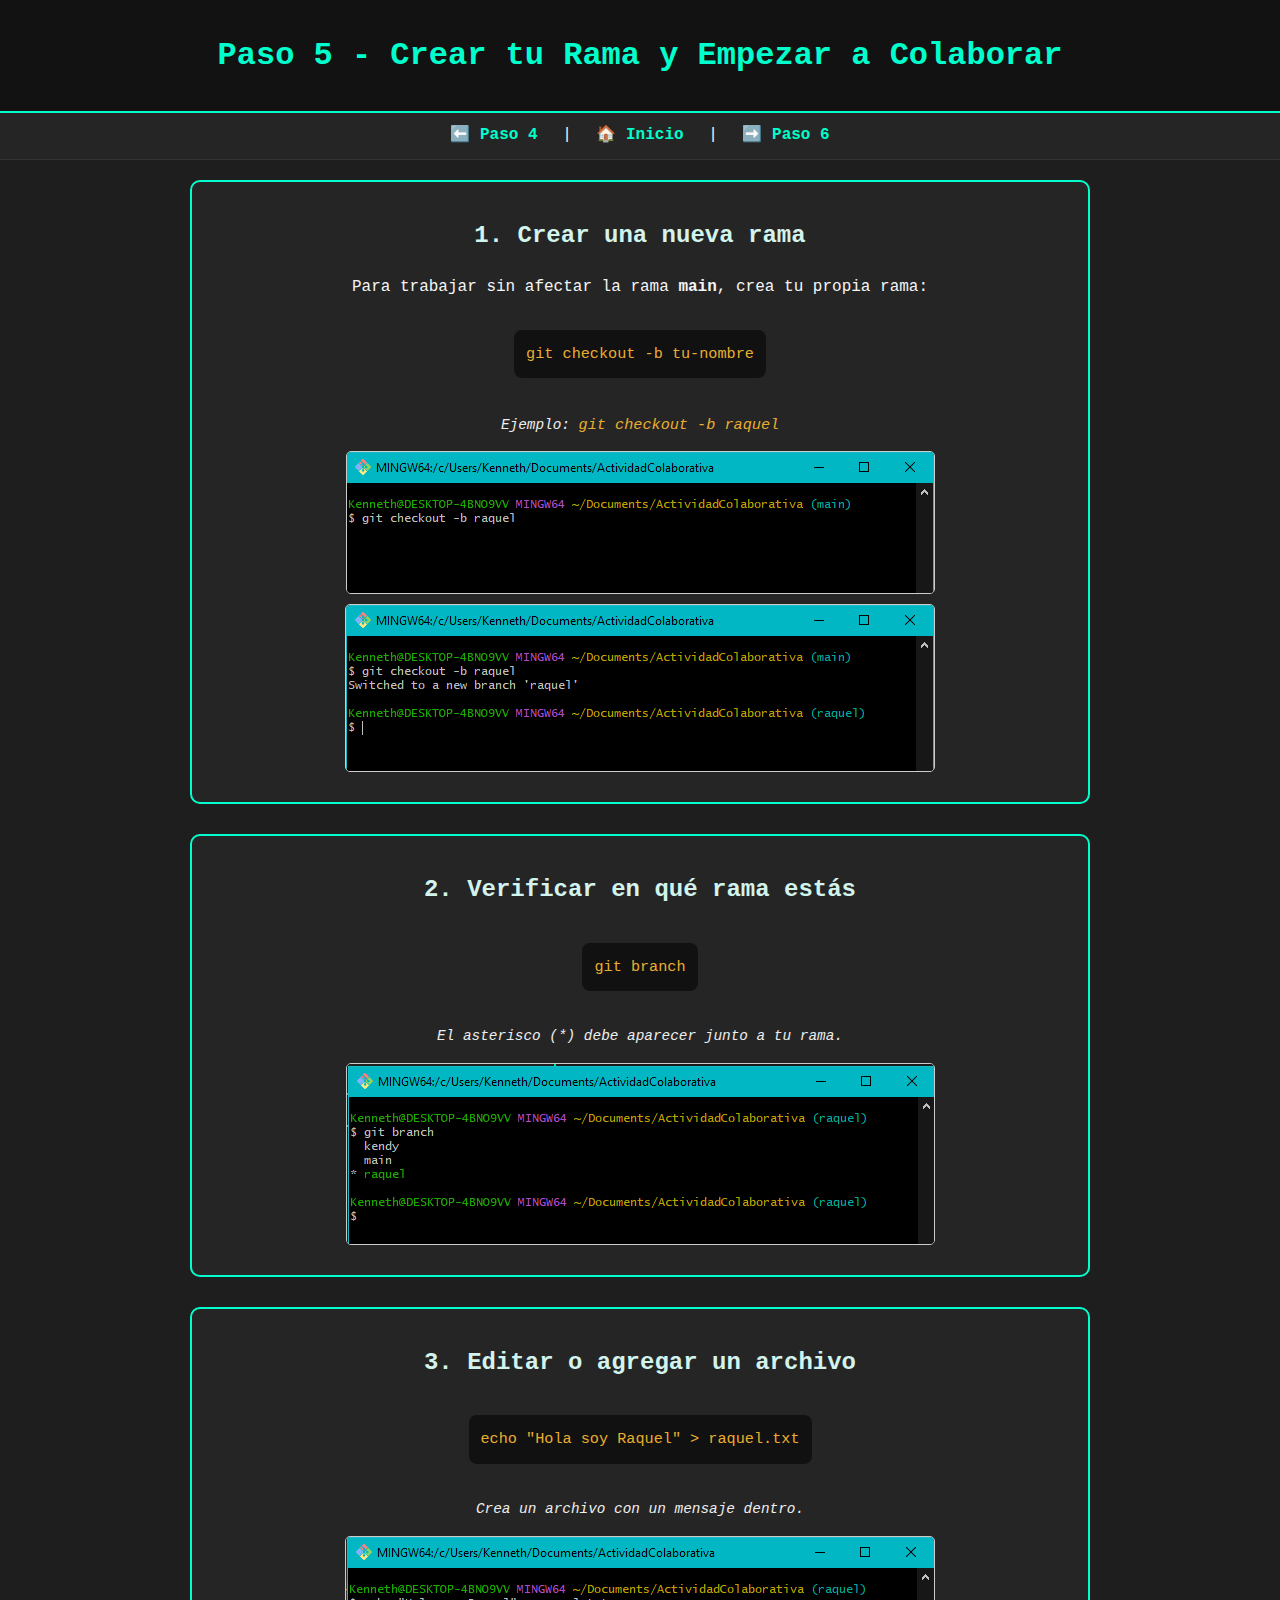
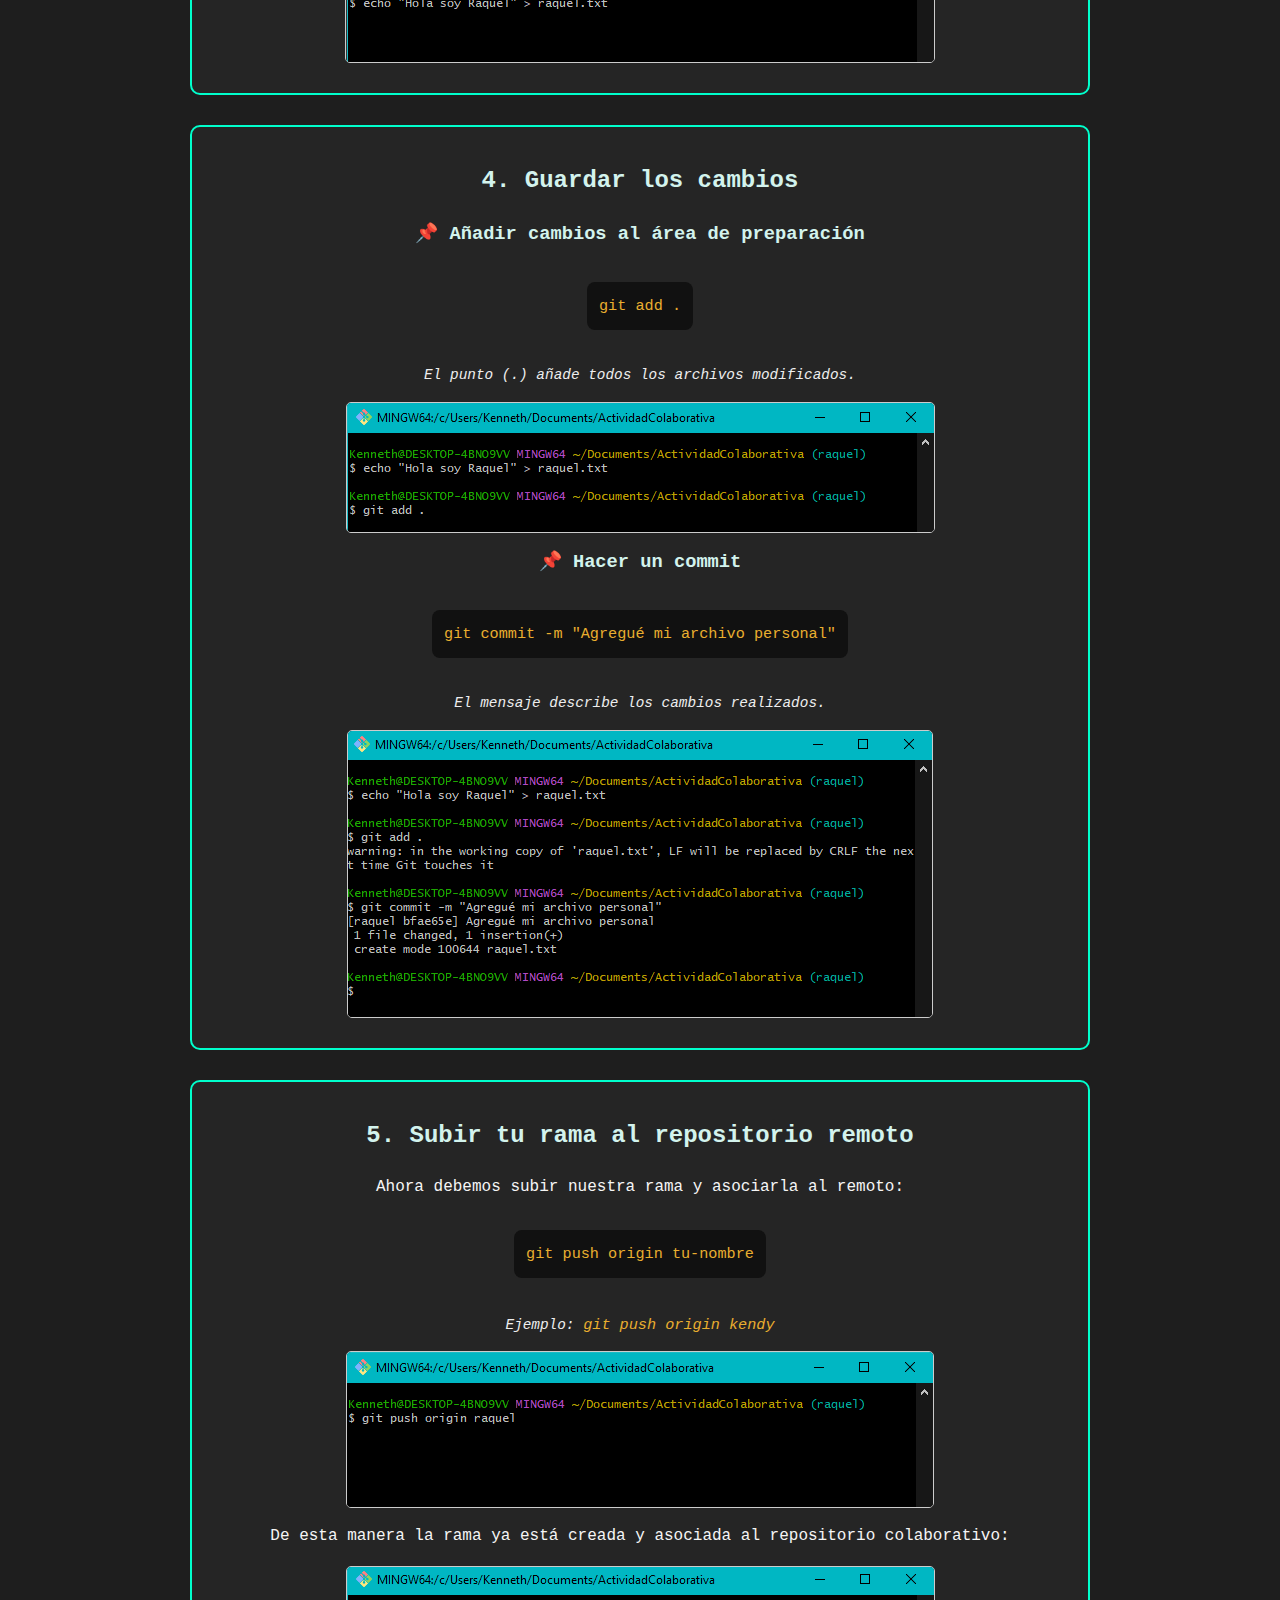
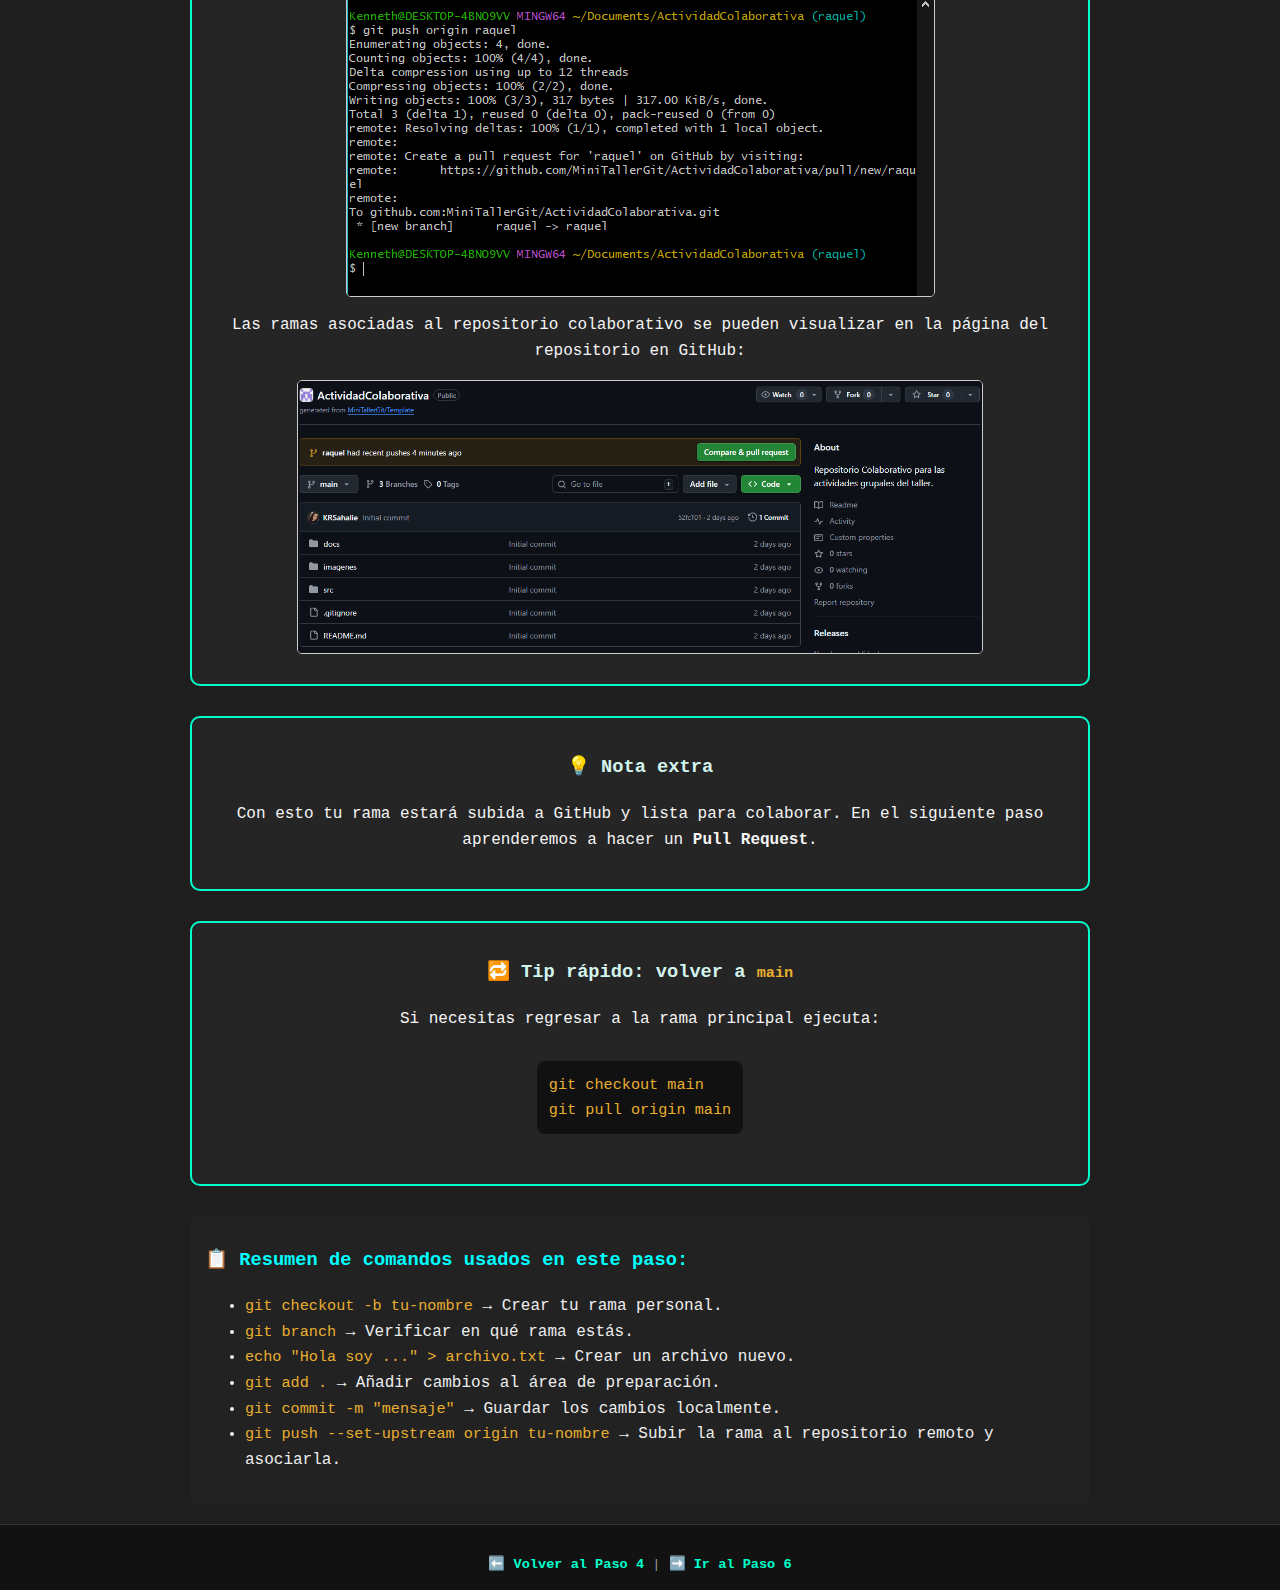
<file: paso5.html>
<!DOCTYPE html>
<html lang="es">
<head>
  <meta charset="UTF-8">
  <title>Paso 5 - Crear tu Rama y Empezar a Colaborar</title>
  <link rel="stylesheet" href="style.css">
  <style>
    .step-block img {
      display: block;
      margin: 10px auto;
      max-width: 80%;
      border: 1px solid #ccc;
      border-radius: 5px;
    }
    .step-block {
      text-align: center;
    }
    pre {
      background-color: #111;
      color: #0f0;
      padding: 12px;
      border-radius: 8px;
      overflow-x: auto;
      display: inline-block;
      text-align: left;
    }
    .img-caption {
      margin-top: 5px;
      font-size: 0.9em;
      font-style: italic;
      color: #eee;
    }
    .summary {
      margin-top: 20px;
      text-align: left;
      background: #222;
      padding: 15px;
      border-radius: 8px;
      color: #eee;
    }
    .summary h3 {
      color: #0ff;
    }
  </style>
</head>
<body>
  <header>
    <h1>Paso 5 - Crear tu Rama y Empezar a Colaborar</h1>
  </header>

  <nav>
    <a href="paso4.html">⬅️ Paso 4</a> |
    <a href="index.html">🏠 Inicio</a> |
    <a href="paso6.html">➡️ Paso 6</a>
  </nav>

  <section>

    <!-- Crear rama -->
    <div class="step-block">
      <h2>1. Crear una nueva rama</h2>
      <p>Para trabajar sin afectar la rama <strong>main</strong>, crea tu propia rama:</p>
      <pre><code>git checkout -b tu-nombre</code></pre>
      <p class="img-caption">Ejemplo: <code>git checkout -b raquel</code></p>
      <img src="images/pasocincos1.png" alt="Creando una nueva rama">
      <img src="images/pasocincos2.png" alt="Rama creada">
    </div>

    <!-- Verificar rama -->
    <div class="step-block">
      <h2>2. Verificar en qué rama estás</h2>
      <pre><code>git branch</code></pre>
      <p class="img-caption">El asterisco (*) debe aparecer junto a tu rama.</p>
      <img src="images/pasocincos3.png" alt="Verificando la rama actual">
    </div>

    <!-- Editar archivos -->
    <div class="step-block">
      <h2>3. Editar o agregar un archivo</h2>
      <pre><code>echo "Hola soy Raquel" &gt; raquel.txt</code></pre>
      <p class="img-caption">Crea un archivo con un mensaje dentro.</p>
      <img src="images/pasocincos4.png" alt="Creando un archivo nuevo">
    </div>

    <!-- Guardar cambios -->
    <div class="step-block">
      <h2>4. Guardar los cambios</h2>
      <h3>📌 Añadir cambios al área de preparación</h3>
      <pre><code>git add .</code></pre>
      <p class="img-caption">El punto (.) añade todos los archivos modificados.</p>
      <img src="images/pasocincos5.png" alt="Agregando cambios">

      <h3>📌 Hacer un commit</h3>
      <pre><code>git commit -m "Agregué mi archivo personal"</code></pre>
      <p class="img-caption">El mensaje describe los cambios realizados.</p>
      <img src="images/pasocincos6.png" alt="Commit de cambios">
    </div>

    <!-- Subir la rama -->
    <div class="step-block">
      <h2>5. Subir tu rama al repositorio remoto</h2>
      <p>Ahora debemos subir nuestra rama y asociarla al remoto:</p>
      <pre><code>git push origin tu-nombre</code></pre>
      <p class="img-caption">Ejemplo: <code>git push origin kendy</code></p>
      <img src="images/pasocincos7.png" alt="Subiendo la rama al remoto">
      <p>De esta manera la rama ya está creada y asociada al repositorio colaborativo:</p>
      <img src="images/pasocincos8.png" alt="Visualización de rama subida en GitHub">
      <p>Las ramas asociadas al repositorio colaborativo se pueden visualizar en la página del repositorio en GitHub:</p>
      <img src="images/pasocincos9.png" alt="Listado de ramas en la página del repositorio en GitHub">
    </div>

    <!-- Nota final -->
    <div class="step-block">
      <h3>💡 Nota extra</h3>
      <p>Con esto tu rama estará subida a GitHub y lista para colaborar. En el siguiente paso aprenderemos a hacer un <strong>Pull Request</strong>.</p>
    </div>

    <!-- Tip rápido para volver a main -->
    <div class="step-block">
      <h3>🔁 Tip rápido: volver a <code>main</code></h3>
      <p>Si necesitas regresar a la rama principal ejecuta:</p>
      <pre><code>git checkout main
git pull origin main</code></pre>
    </div>

    <!-- Resumen de comandos -->
    <div class="summary">
      <h3>📋 Resumen de comandos usados en este paso:</h3>
      <ul>
        <li><code>git checkout -b tu-nombre</code> → Crear tu rama personal.</li>
        <li><code>git branch</code> → Verificar en qué rama estás.</li>
        <li><code>echo "Hola soy ..." &gt; archivo.txt</code> → Crear un archivo nuevo.</li>
        <li><code>git add .</code> → Añadir cambios al área de preparación.</li>
        <li><code>git commit -m "mensaje"</code> → Guardar los cambios localmente.</li>
        <li><code>git push --set-upstream origin tu-nombre</code> → Subir la rama al repositorio remoto y asociarla.</li>
      </ul>
    </div>

  </section>

  <footer>
    <p><a href="paso4.html">⬅️ Volver al Paso 4</a> | <a href="paso6.html">➡️ Ir al Paso 6</a></p>
  </footer>
</body>
</html>
</file>
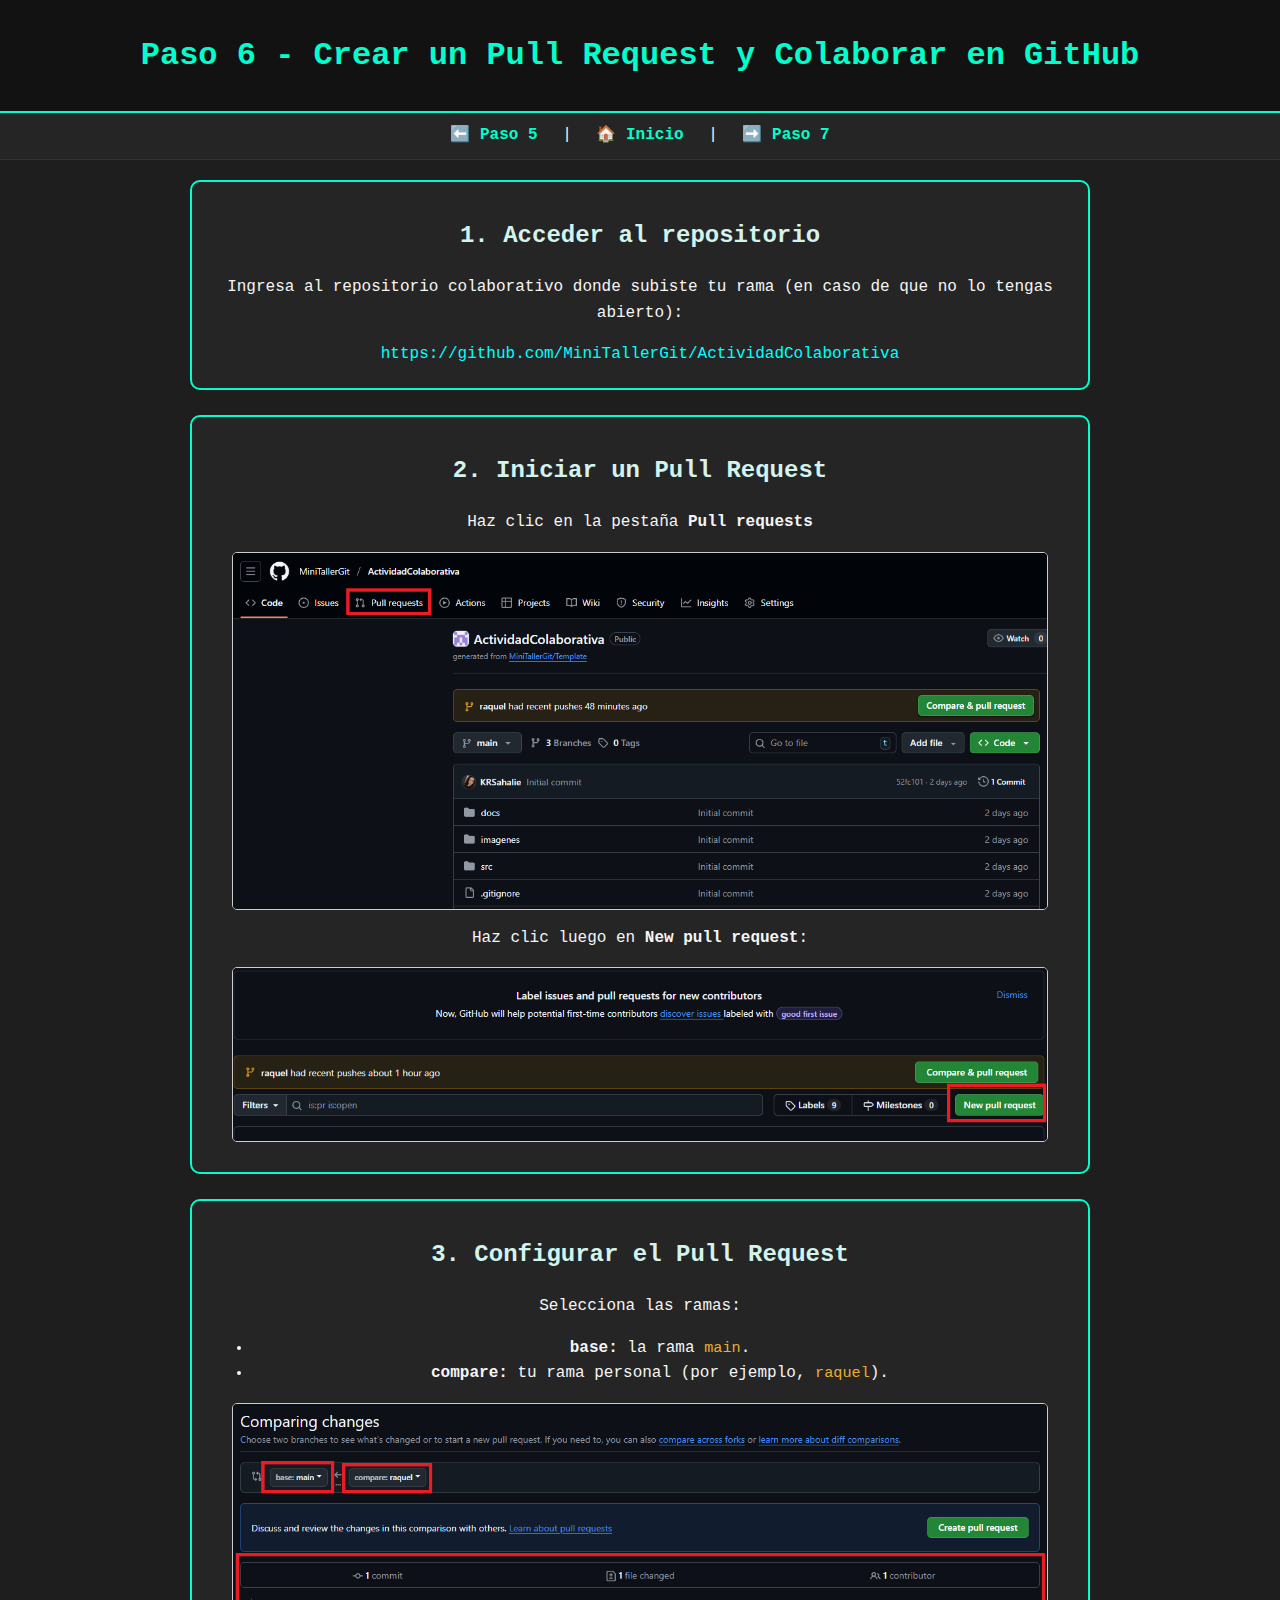
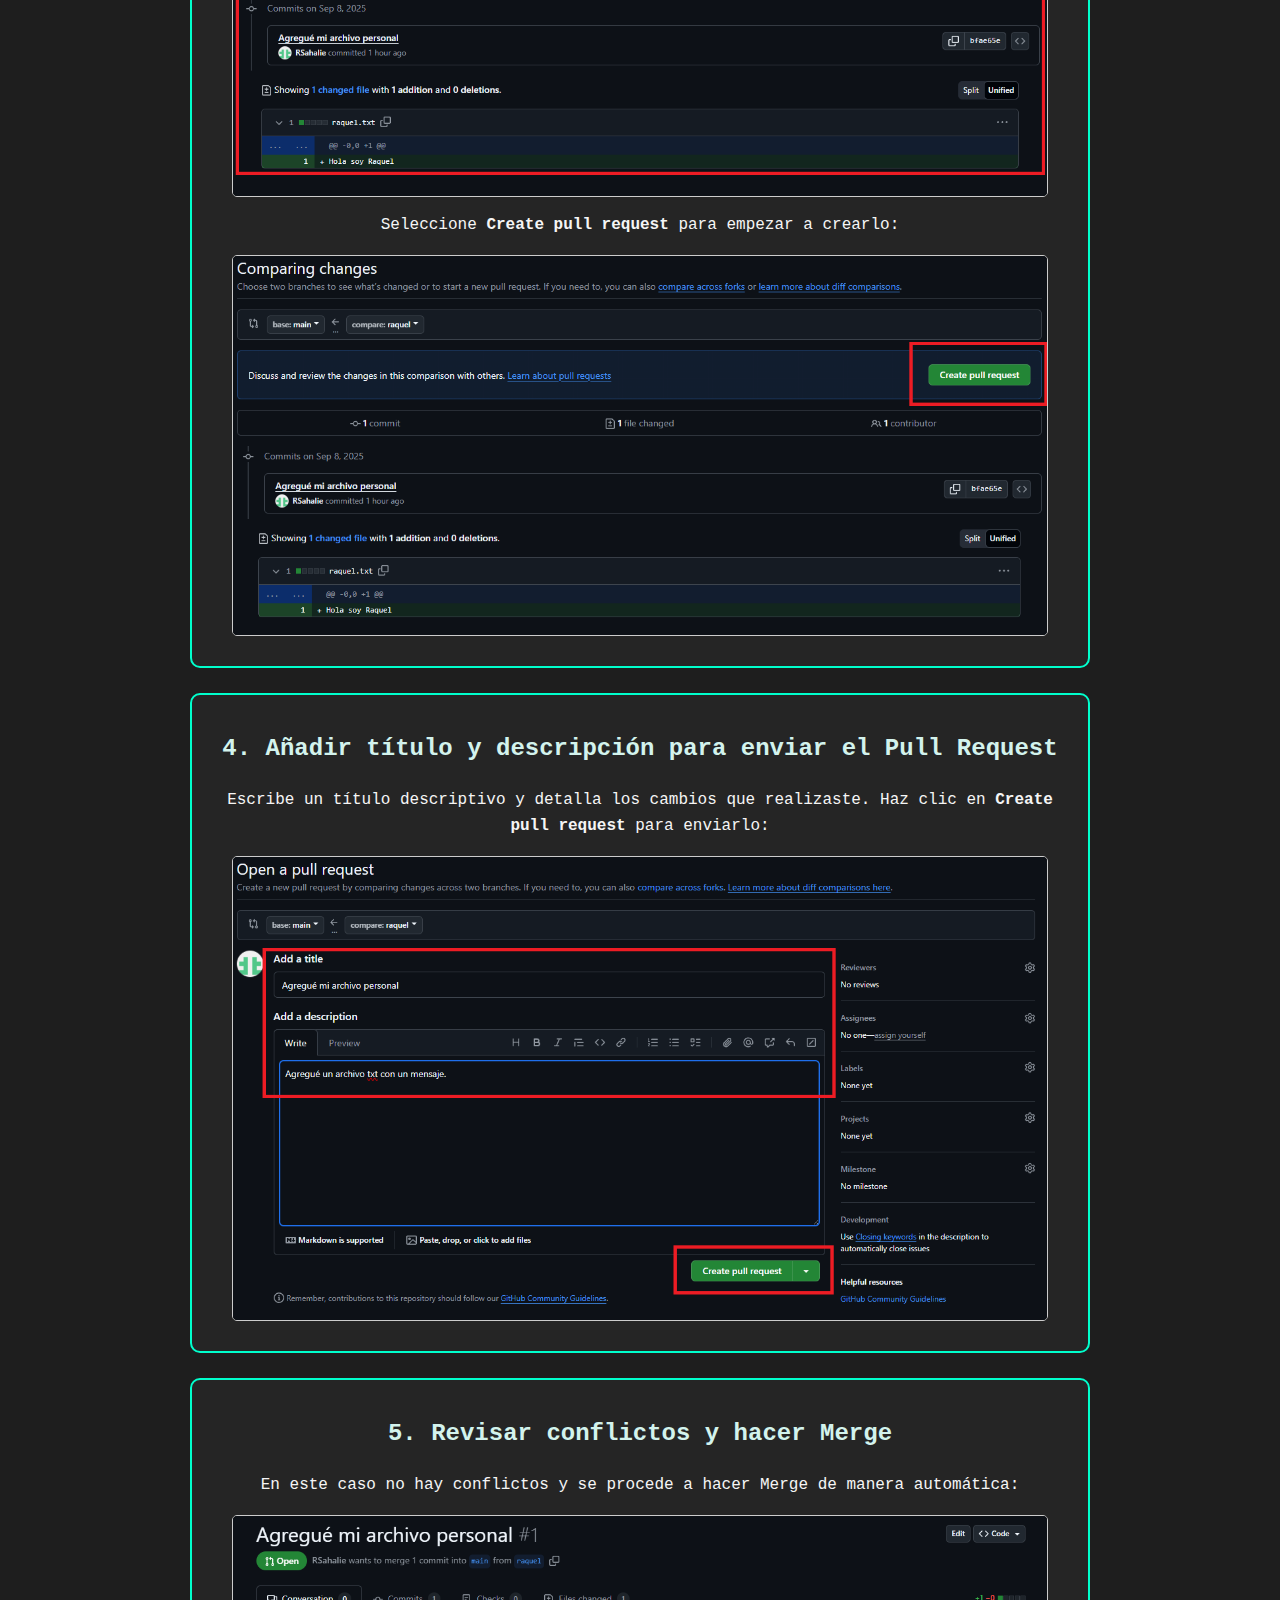
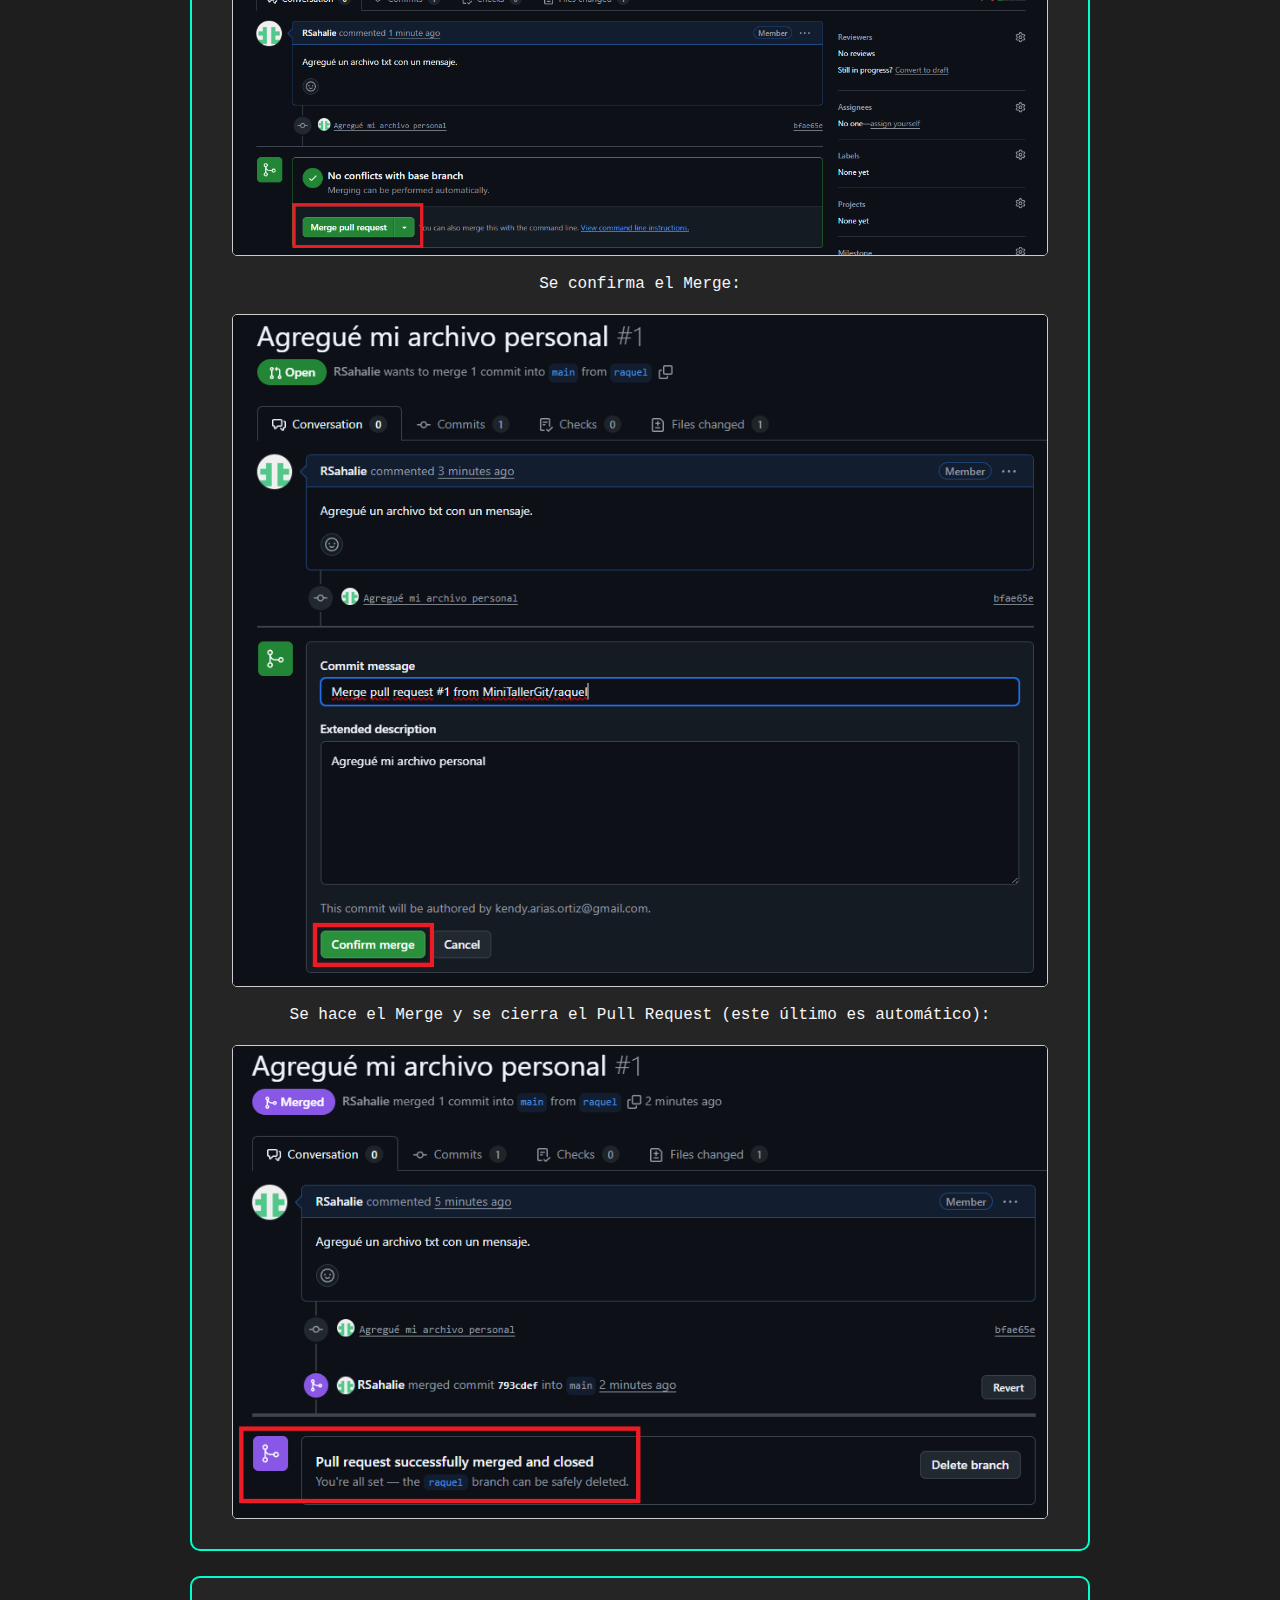
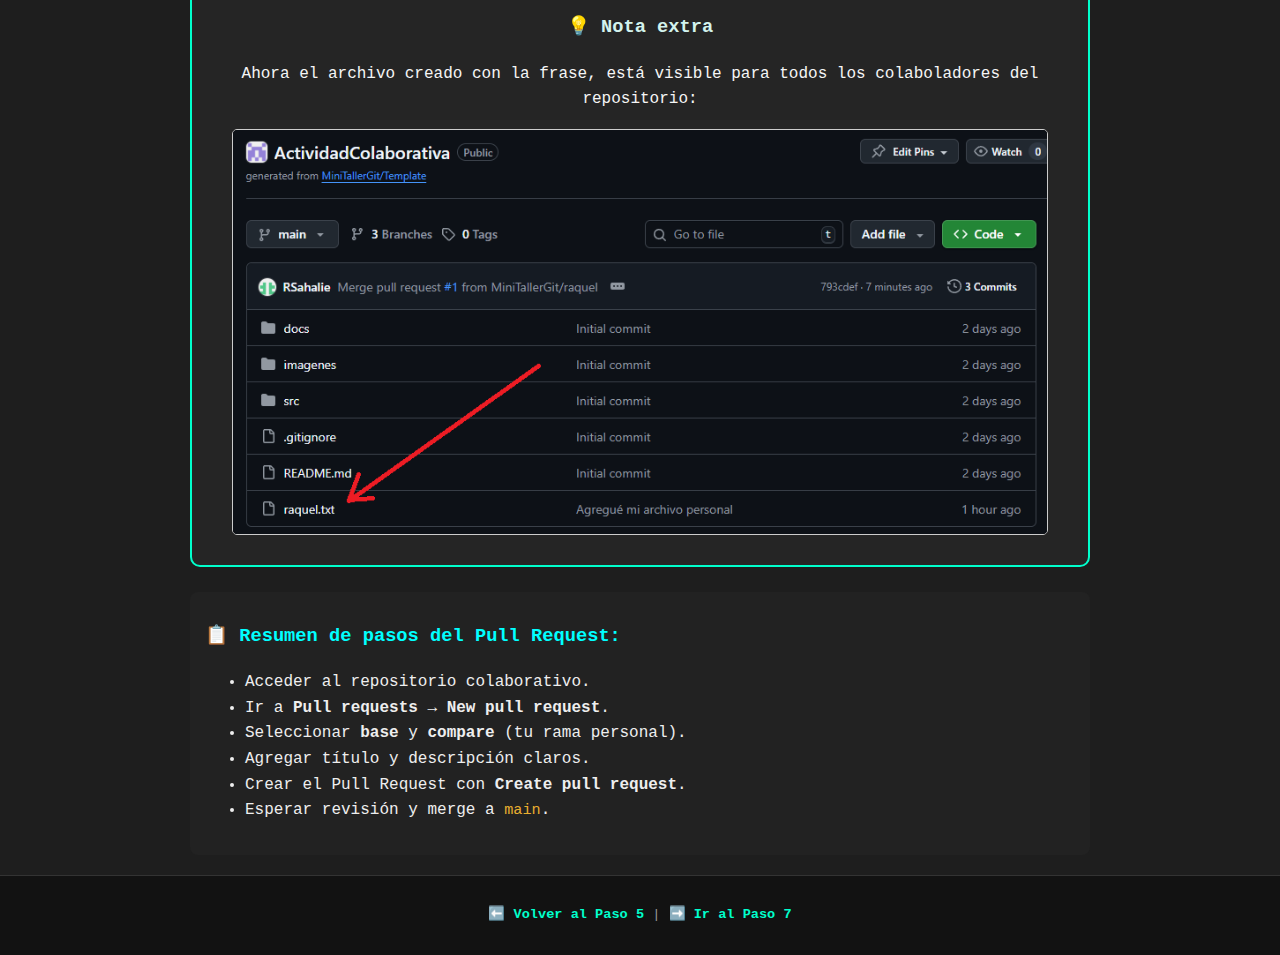
<file: paso6.html>
<!DOCTYPE html>
<html lang="es">
<head>
  <meta charset="UTF-8">
  <title>Paso 6 - Pull Request y Colaboración en GitHub</title>
  <link rel="stylesheet" href="style.css">
  <style>
    .step-block img {
      display: block;
      margin: 10px auto;
      border: 1px solid #ccc;
      border-radius: 5px;
    }

    /* Imágenes de GitHub más grandes */
    .img-github {
      max-width: 95%;
    }

    .step-block {
      text-align: center;
      margin-bottom: 25px;
    }

    pre {
      background-color: #111;
      color: #0f0;
      padding: 12px;
      border-radius: 8px;
      overflow-x: auto;
      display: inline-block;
      text-align: left;
    }

    .img-caption {
      margin-top: 5px;
      font-size: 0.9em;
      font-style: italic;
      color: #eee;
    }

    .summary {
      margin-top: 20px;
      text-align: left;
      background: #222;
      padding: 15px;
      border-radius: 8px;
      color: #eee;
    }

    .summary h3 {
      color: #0ff;
    }

    .example a {
      color: #0ff;
      text-decoration: none;
    }

    .example a:hover {
      text-decoration: underline;
    }
  </style>
</head>
<body>
  <header>
    <h1>Paso 6 - Crear un Pull Request y Colaborar en GitHub</h1>
  </header>

  <nav>
    <a href="paso5.html">⬅️ Paso 5</a> |
    <a href="index.html">🏠 Inicio</a> |
    <a href="paso7.html">➡️ Paso 7</a>
  </nav>

  <section>

    <!-- Acceder al repositorio -->
    <div class="step-block">
      <h2>1. Acceder al repositorio</h2>
      <p>Ingresa al repositorio colaborativo donde subiste tu rama (en caso de que no lo tengas abierto):</p>
      <div class="example">
        <a href="https://github.com/MiniTallerGit/ActividadColaborativa" target="_blank">
          https://github.com/MiniTallerGit/ActividadColaborativa
        </a>
      </div>
    </div>

    <!-- Iniciar Pull Request -->
    <div class="step-block">
      <h2>2. Iniciar un Pull Request</h2>
      <p>Haz clic en la pestaña <strong>Pull requests</strong> </p>
      <img src="images/pasoseis1.png" alt="Botón Pull Requests en GitHub" class="img-github">
      <p>Haz clic luego en <strong>New pull request</strong>:</p>
      <img src="images/pasoseis2.1.png" alt="Seleccionando New Pull Request" class="img-github">
    </div>

    <!-- Configurar Pull Request -->
    <div class="step-block">
      <h2>3. Configurar el Pull Request</h2>
      <p>Selecciona las ramas:</p>
      <ul>
        <li><strong>base:</strong> la rama <code>main</code>.</li>
        <li><strong>compare:</strong> tu rama personal (por ejemplo, <code>raquel</code>).</li>
      </ul>
      <img src="images/pasoseis2.png" alt="Seleccionando ramas para el PR" class="img-github">
      <p>Seleccione <strong>Create pull request</strong> para empezar a crearlo:</p>
      <img src="images/pasoseis3.png" alt="Seleccionando ramas para el PR" class="img-github">
    </div>

    <!-- Añadir título y descripción -->
    <div class="step-block">
      <h2>4. Añadir título y descripción para enviar el Pull Request</h2>
      <p>Escribe un título descriptivo y detalla los cambios que realizaste. Haz clic en <strong>Create pull request</strong> para enviarlo:</p>
      <img src="images/pasoseis3.1.png" alt="Formulario de título y descripción del PR" class="img-github">
    </div>

    <!-- Revisar conflictos y merge -->
    <div class="step-block">
      <h2>5. Revisar conflictos y hacer Merge</h2>
      <p>En este caso no hay conflictos y se procede a hacer Merge de manera automática:</p>
      <img src="images/pasoseis4.png" alt="Botón Merge PR" class="img-github">
      <p>Se confirma el Merge:</p>
      <img src="images/pasoseis5.png" alt="Confirmar Merge PR" class="img-github">
      <p>Se hace el Merge y se cierra el Pull Request (este último es automático):</p>
      <img src="images/pasoseis6.png" alt="PR cerrado tras merge" class="img-github">
    </div>

    <!-- Nota final -->
    <div class="step-block">
      <h3>💡 Nota extra</h3>
      <p>Ahora el archivo creado con la frase, está visible para todos los colaboladores del repositorio:</p>
      <img src="images/pasoseis7.png" alt="PR cerrado tras merge" class="img-github">
    </div>

    <!-- Resumen -->
    <div class="summary">
      <h3>📋 Resumen de pasos del Pull Request:</h3>
      <ul>
        <li>Acceder al repositorio colaborativo.</li>
        <li>Ir a <strong>Pull requests</strong> → <strong>New pull request</strong>.</li>
        <li>Seleccionar <strong>base</strong> y <strong>compare</strong> (tu rama personal).</li>
        <li>Agregar título y descripción claros.</li>
        <li>Crear el Pull Request con <strong>Create pull request</strong>.</li>
        <li>Esperar revisión y merge a <code>main</code>.</li>
      </ul>
    </div>

  </section>

  <footer>
    <p><a href="paso5.html">⬅️ Volver al Paso 5</a> | <a href="paso7.html">➡️ Ir al Paso 7</a></p>
  </footer>
</body>
</html>
</file>
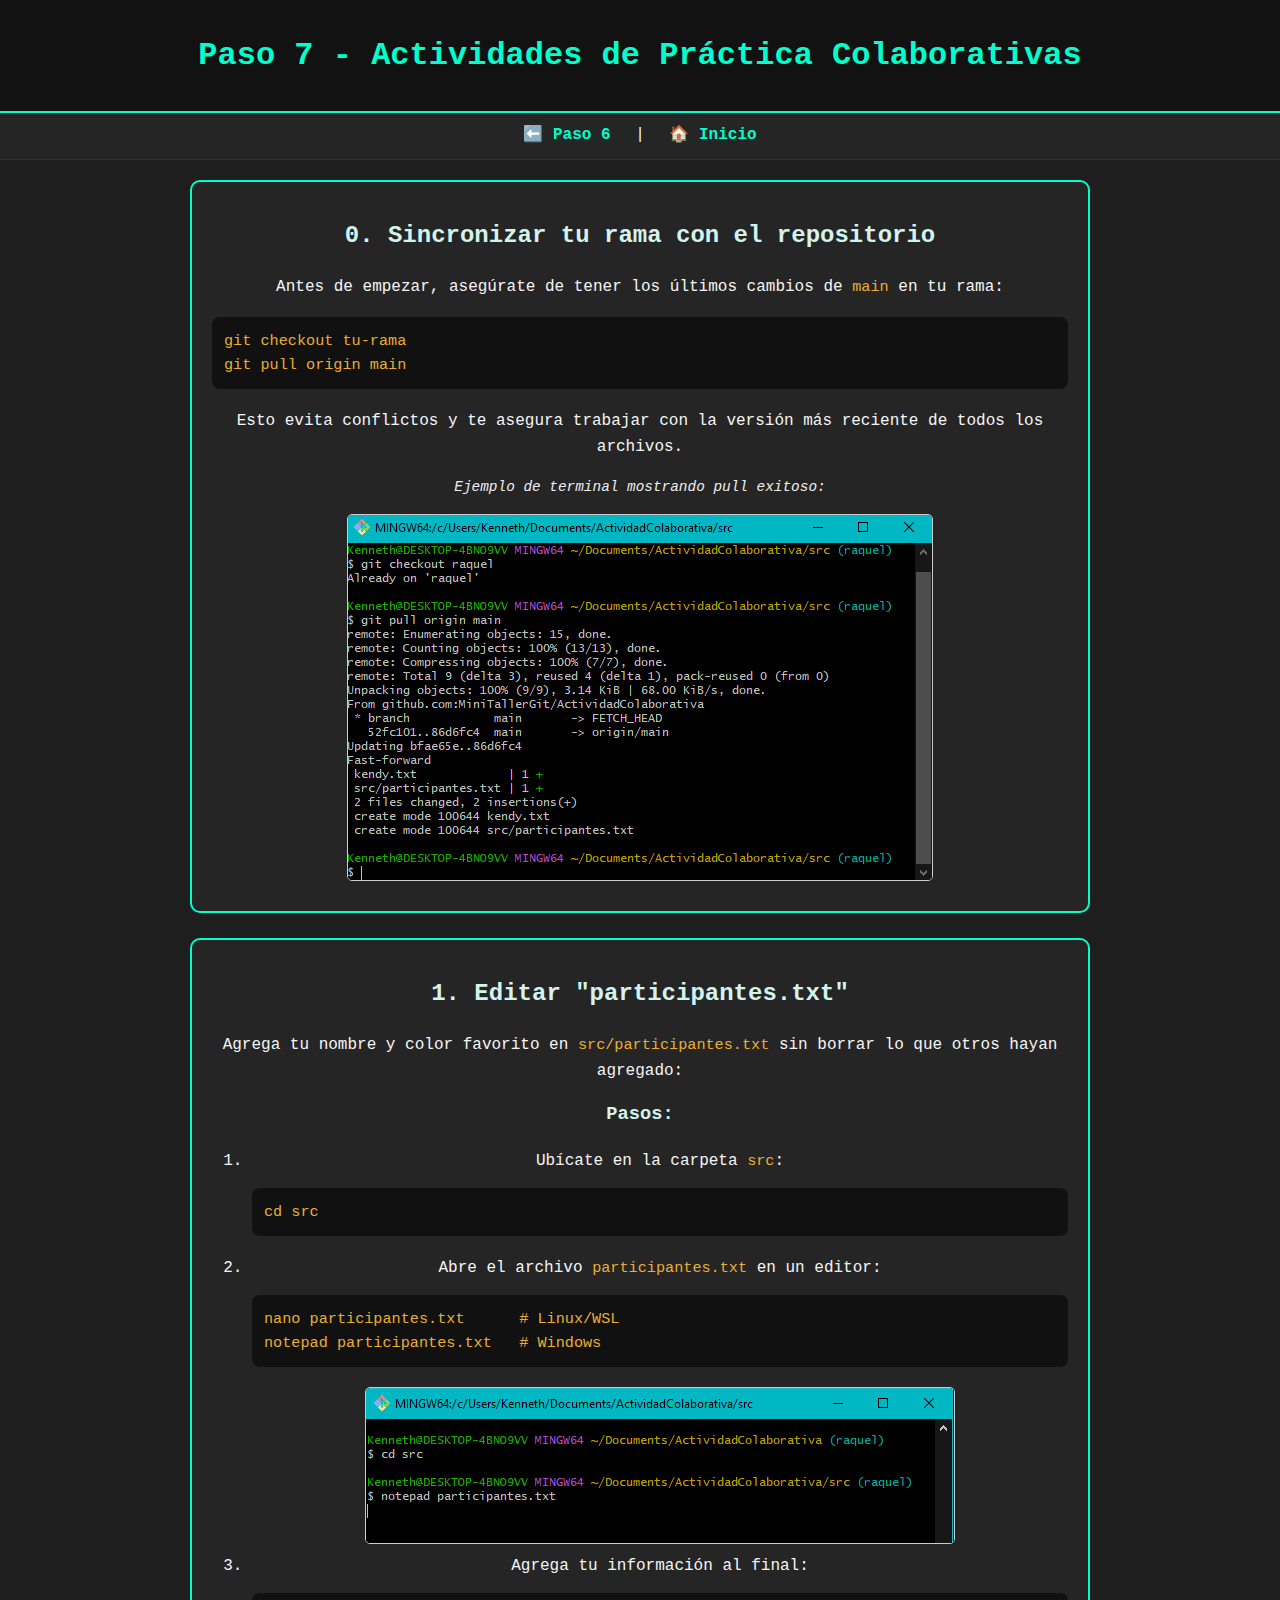
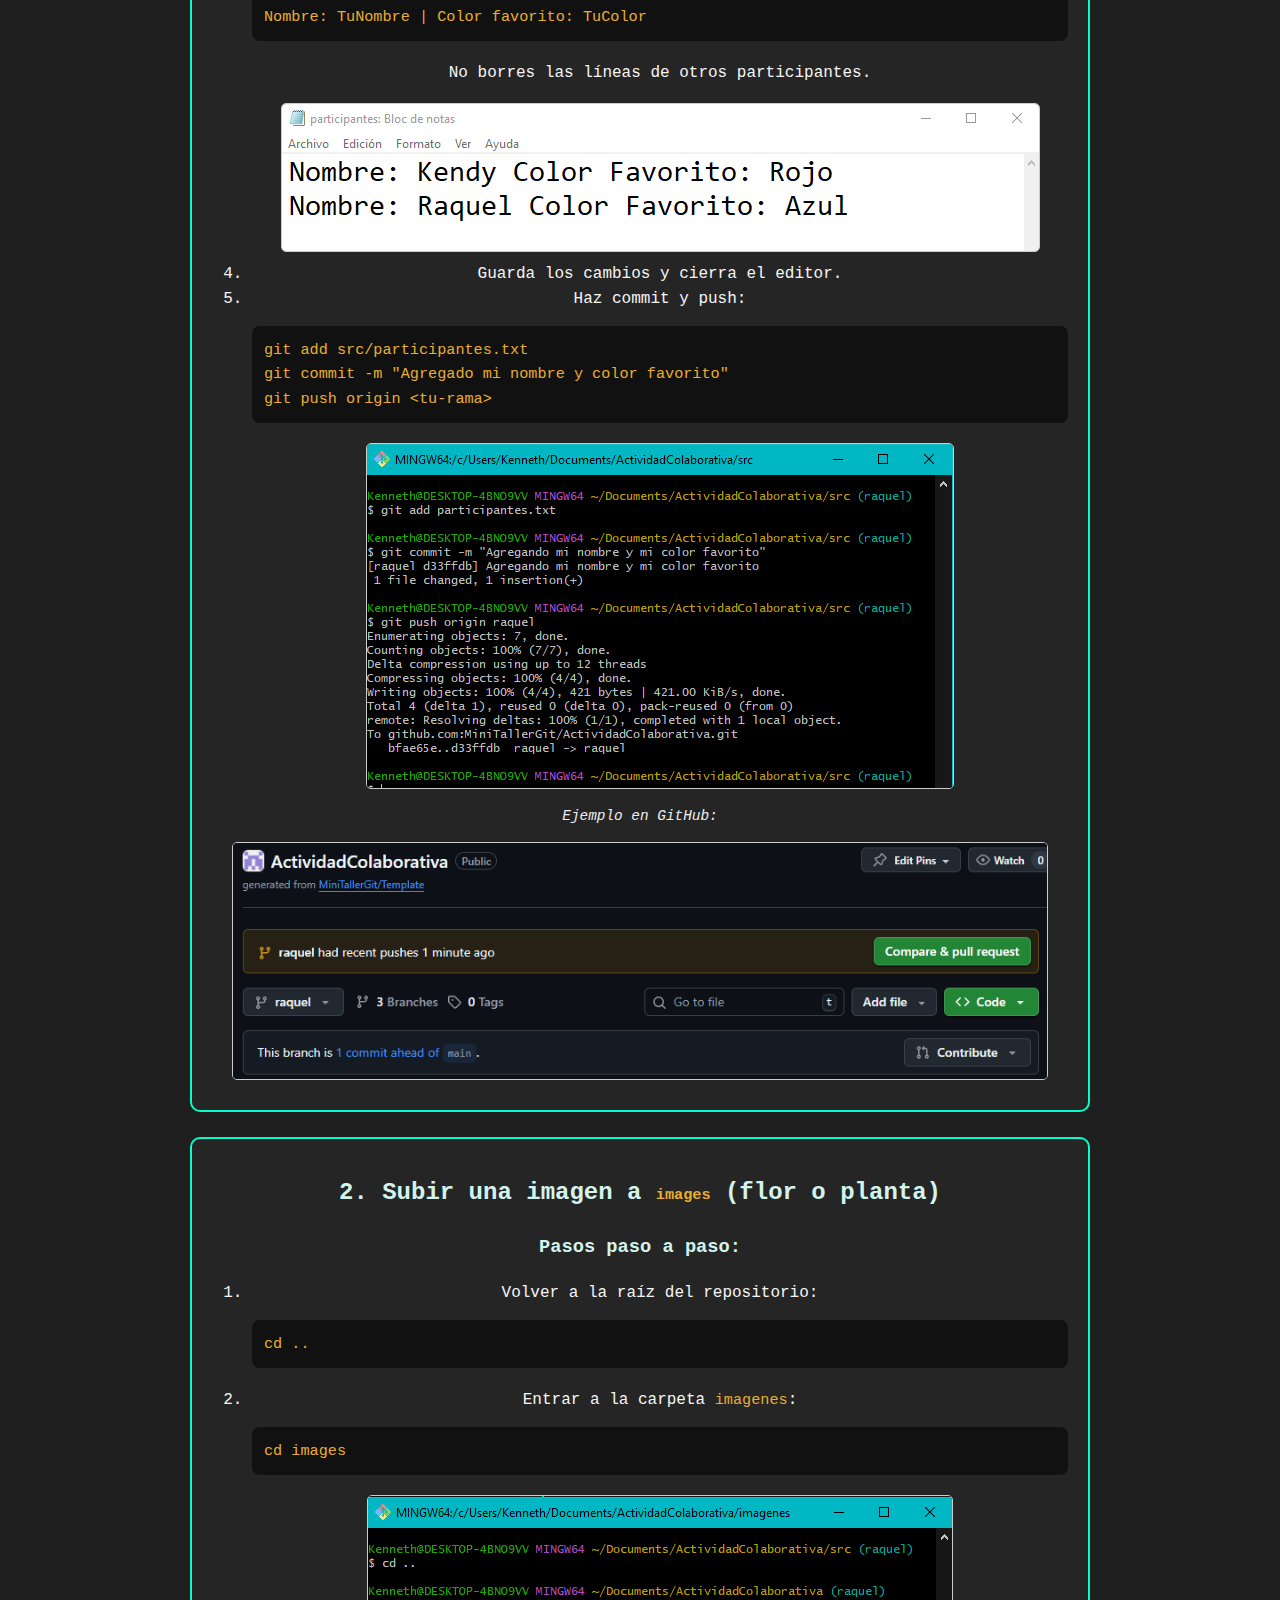
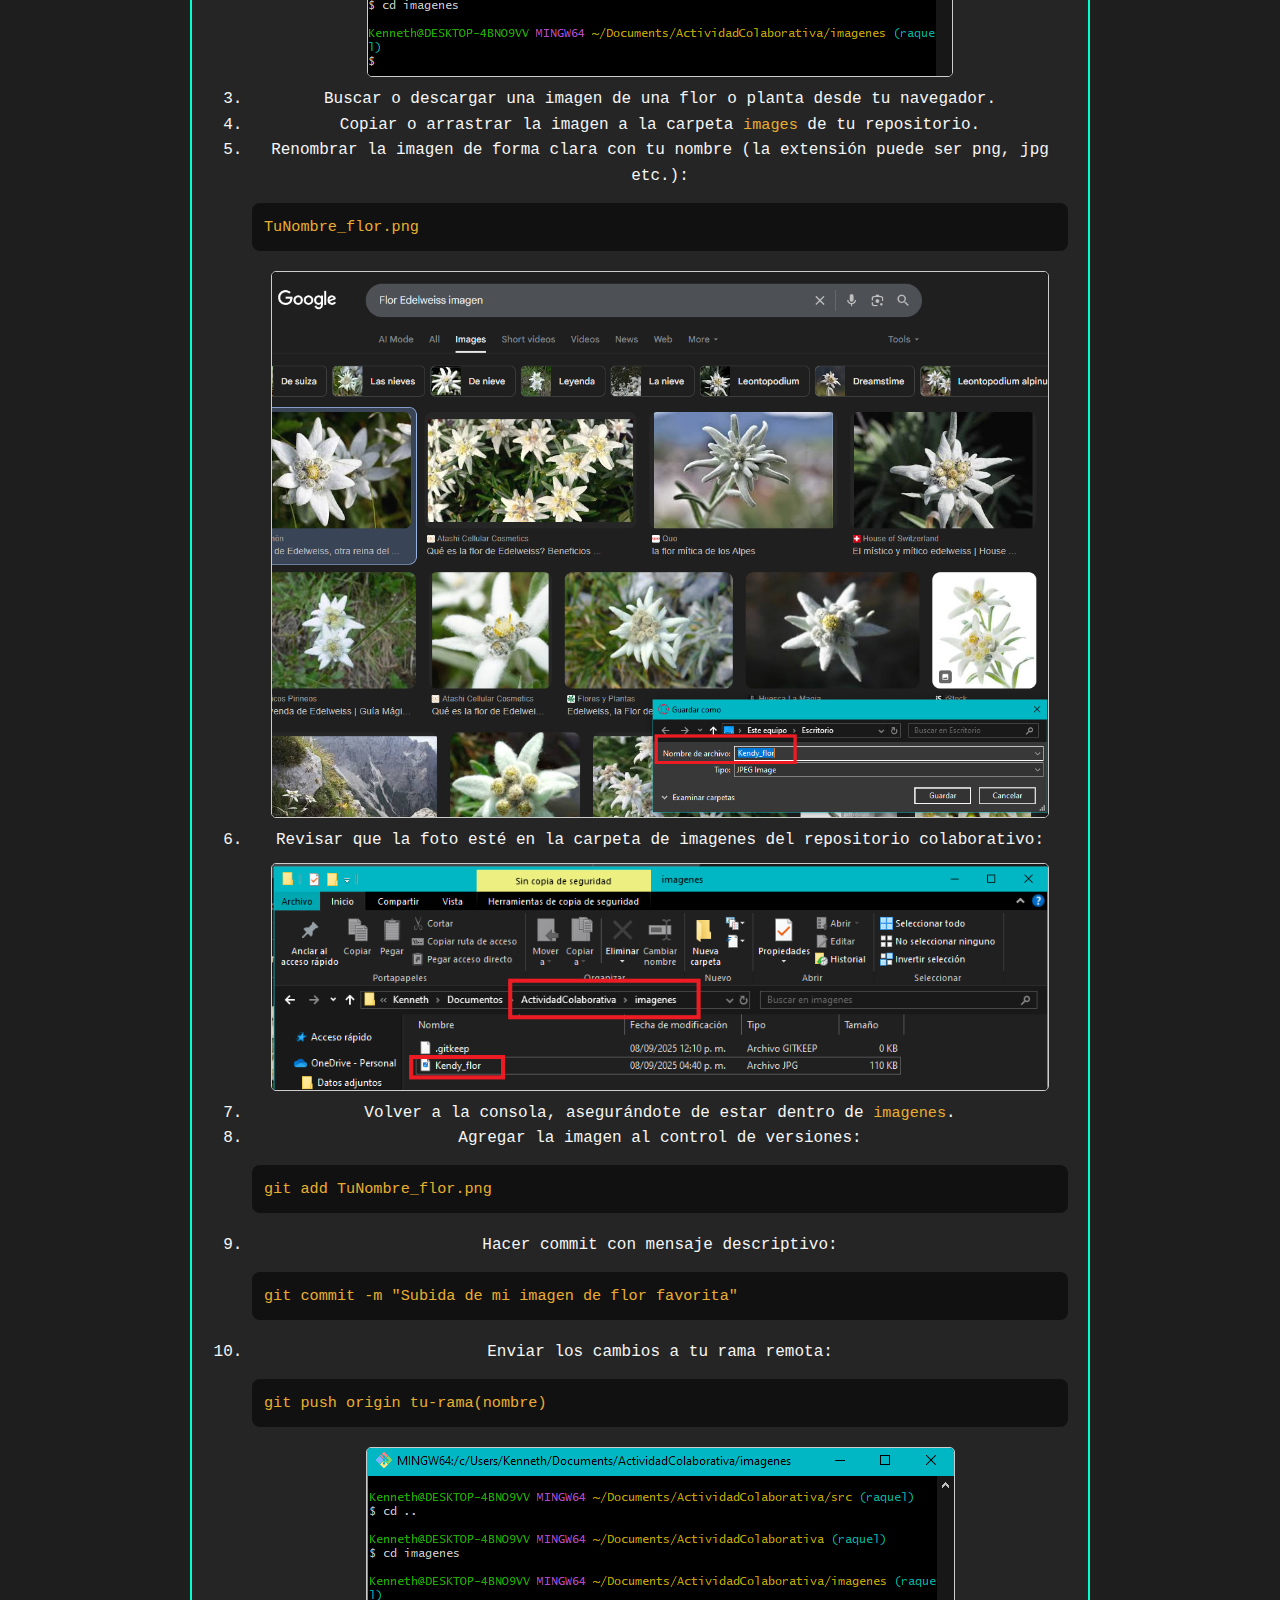
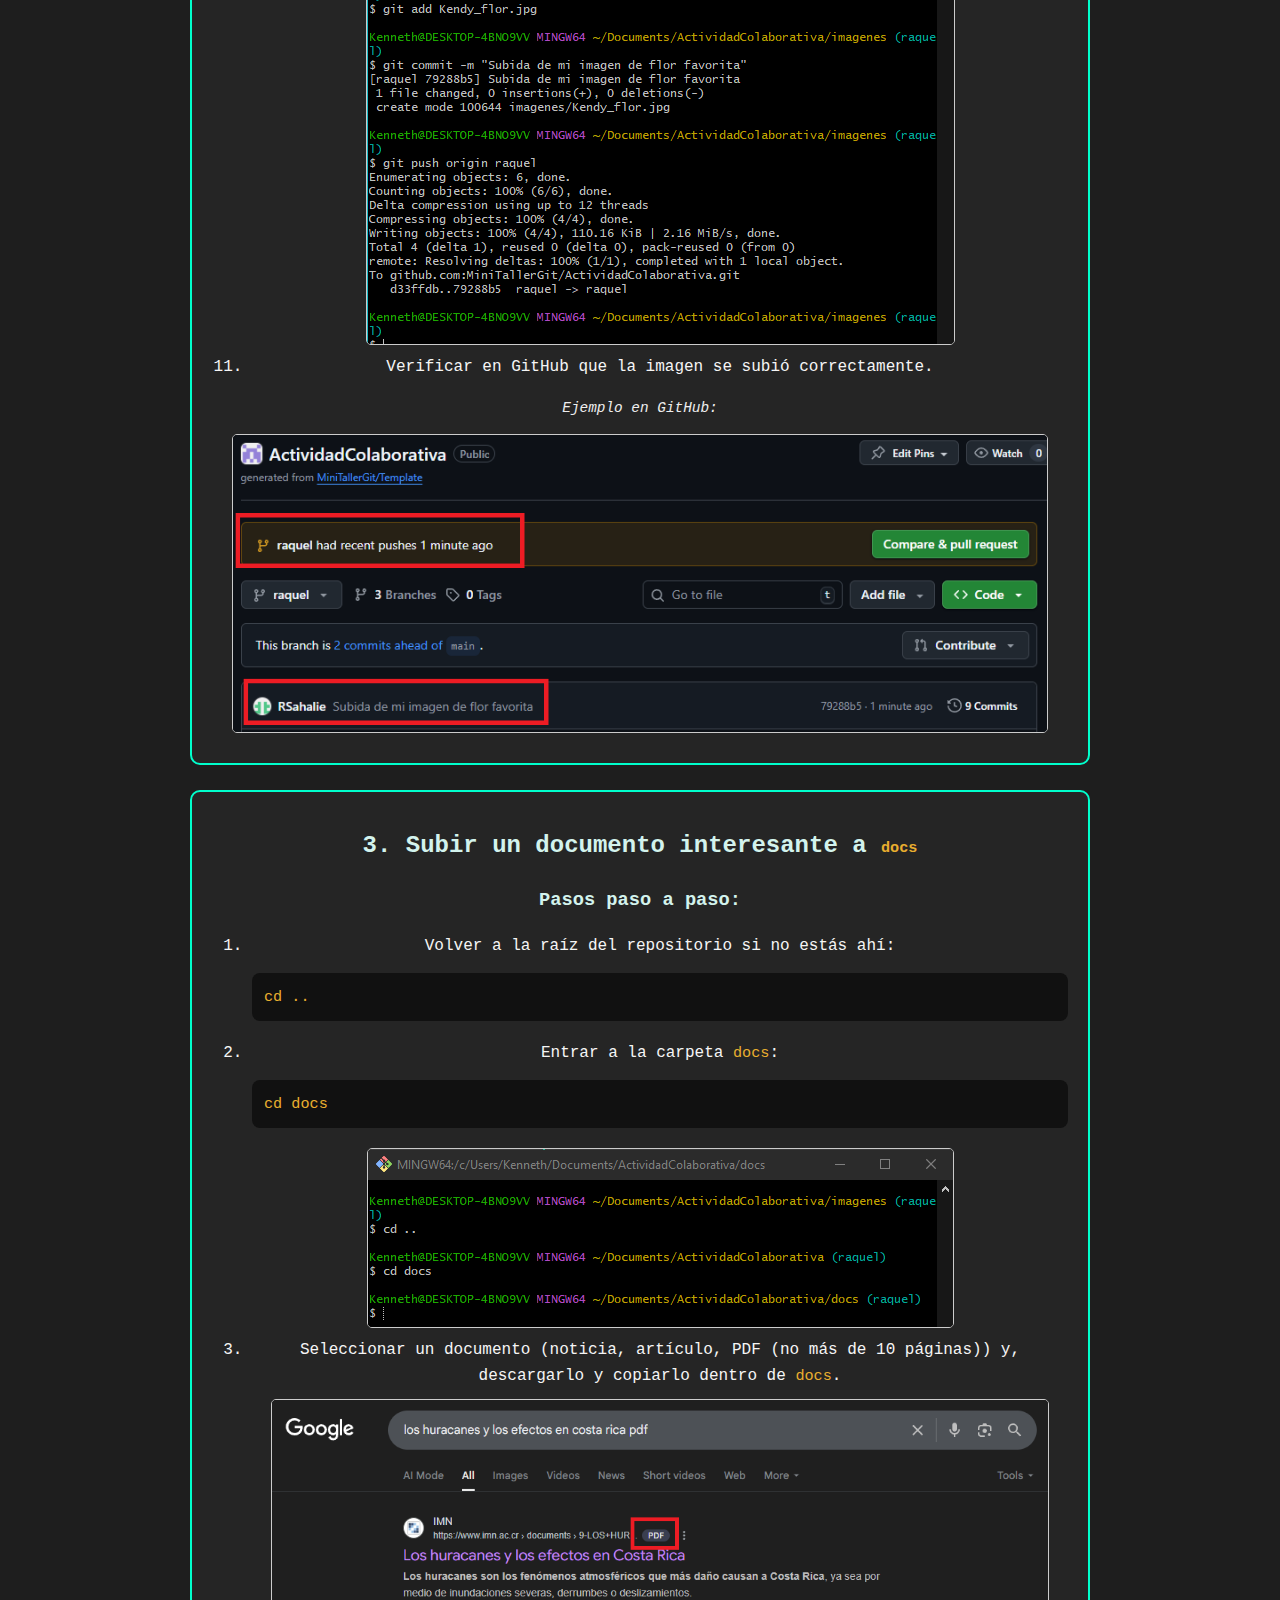
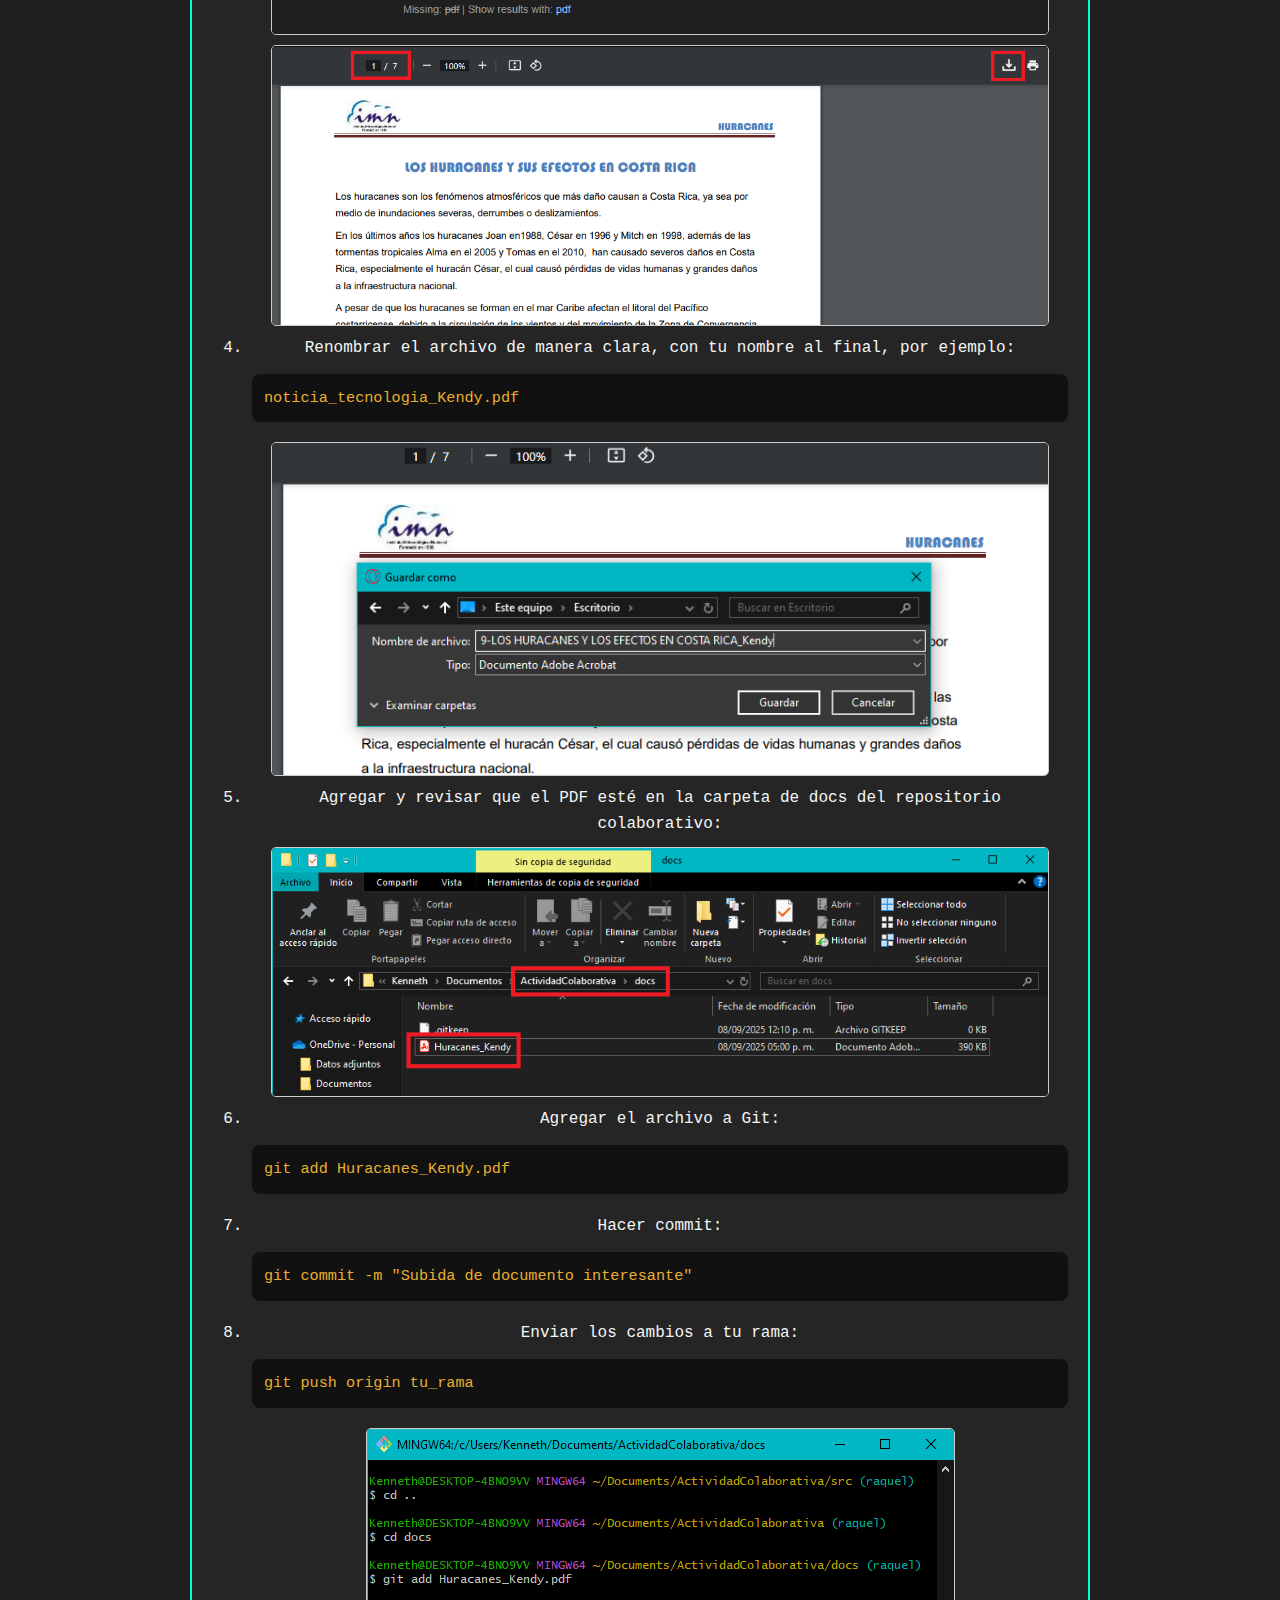
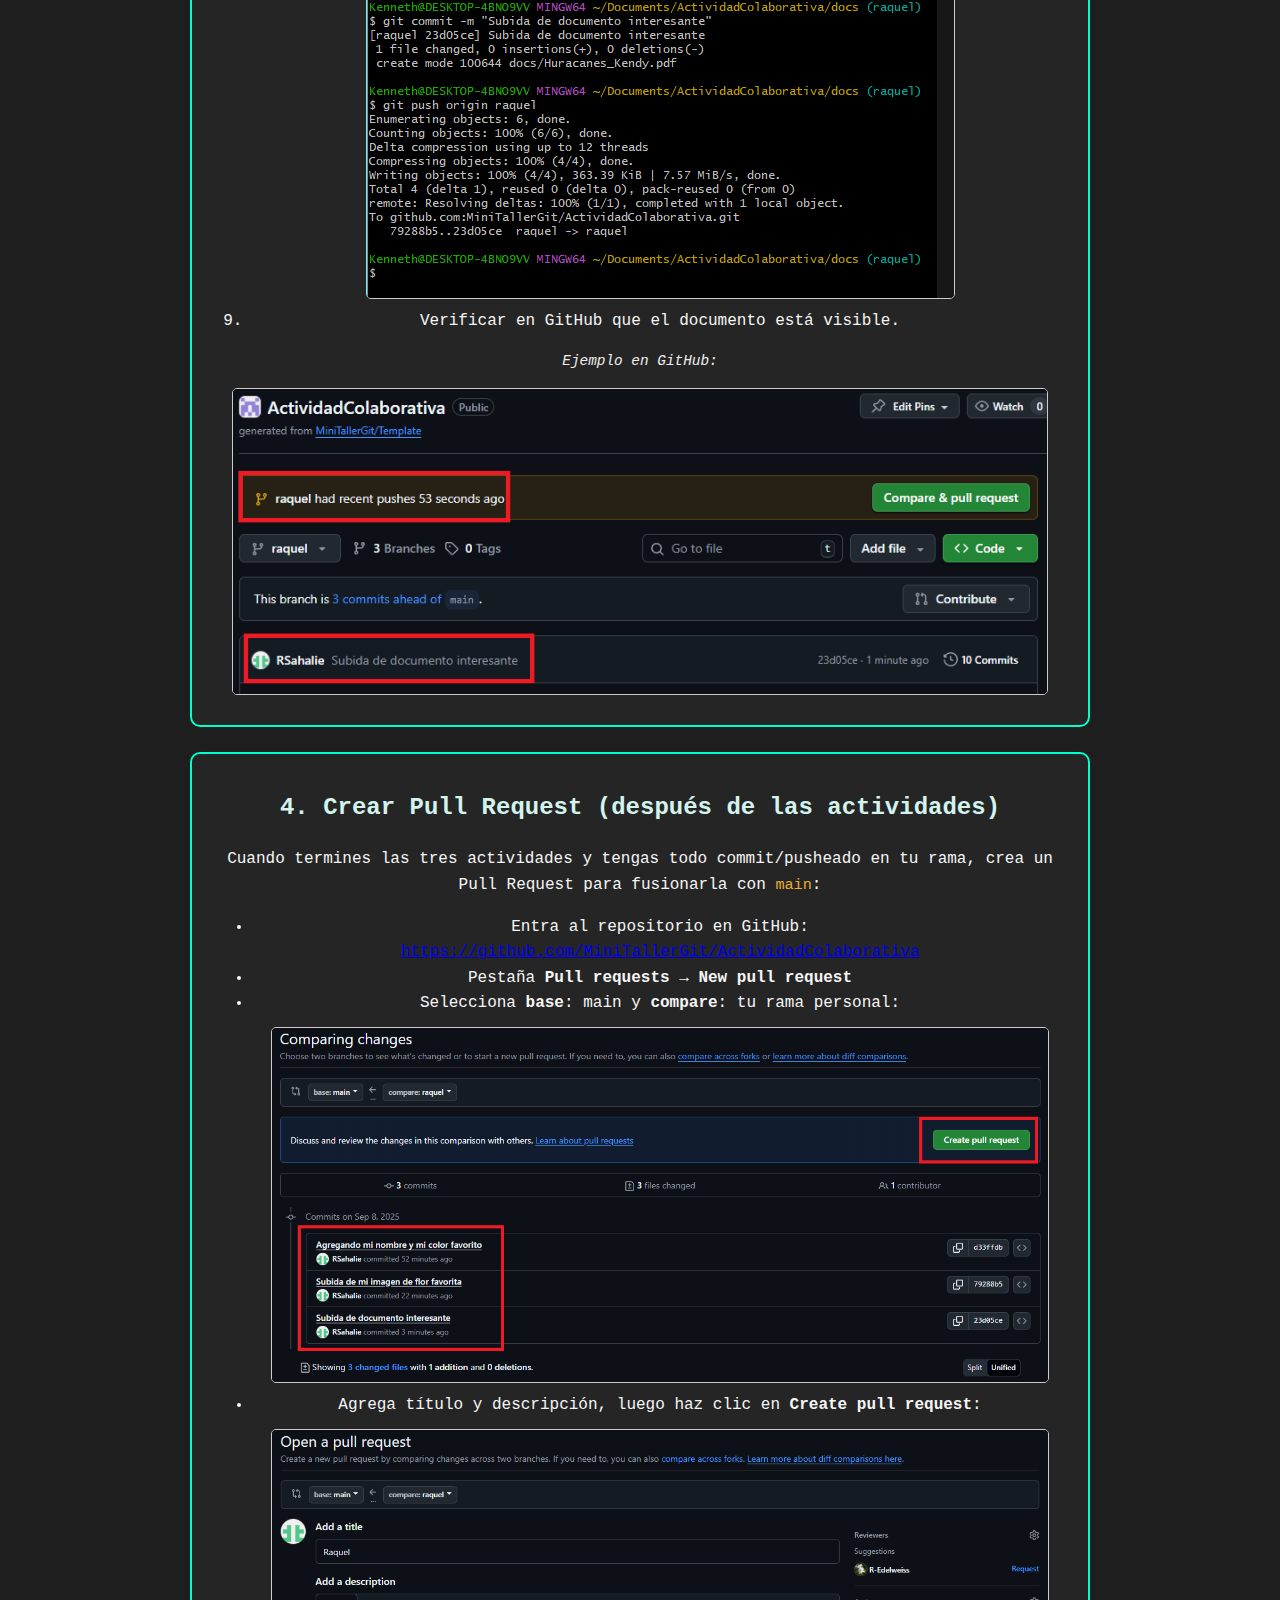
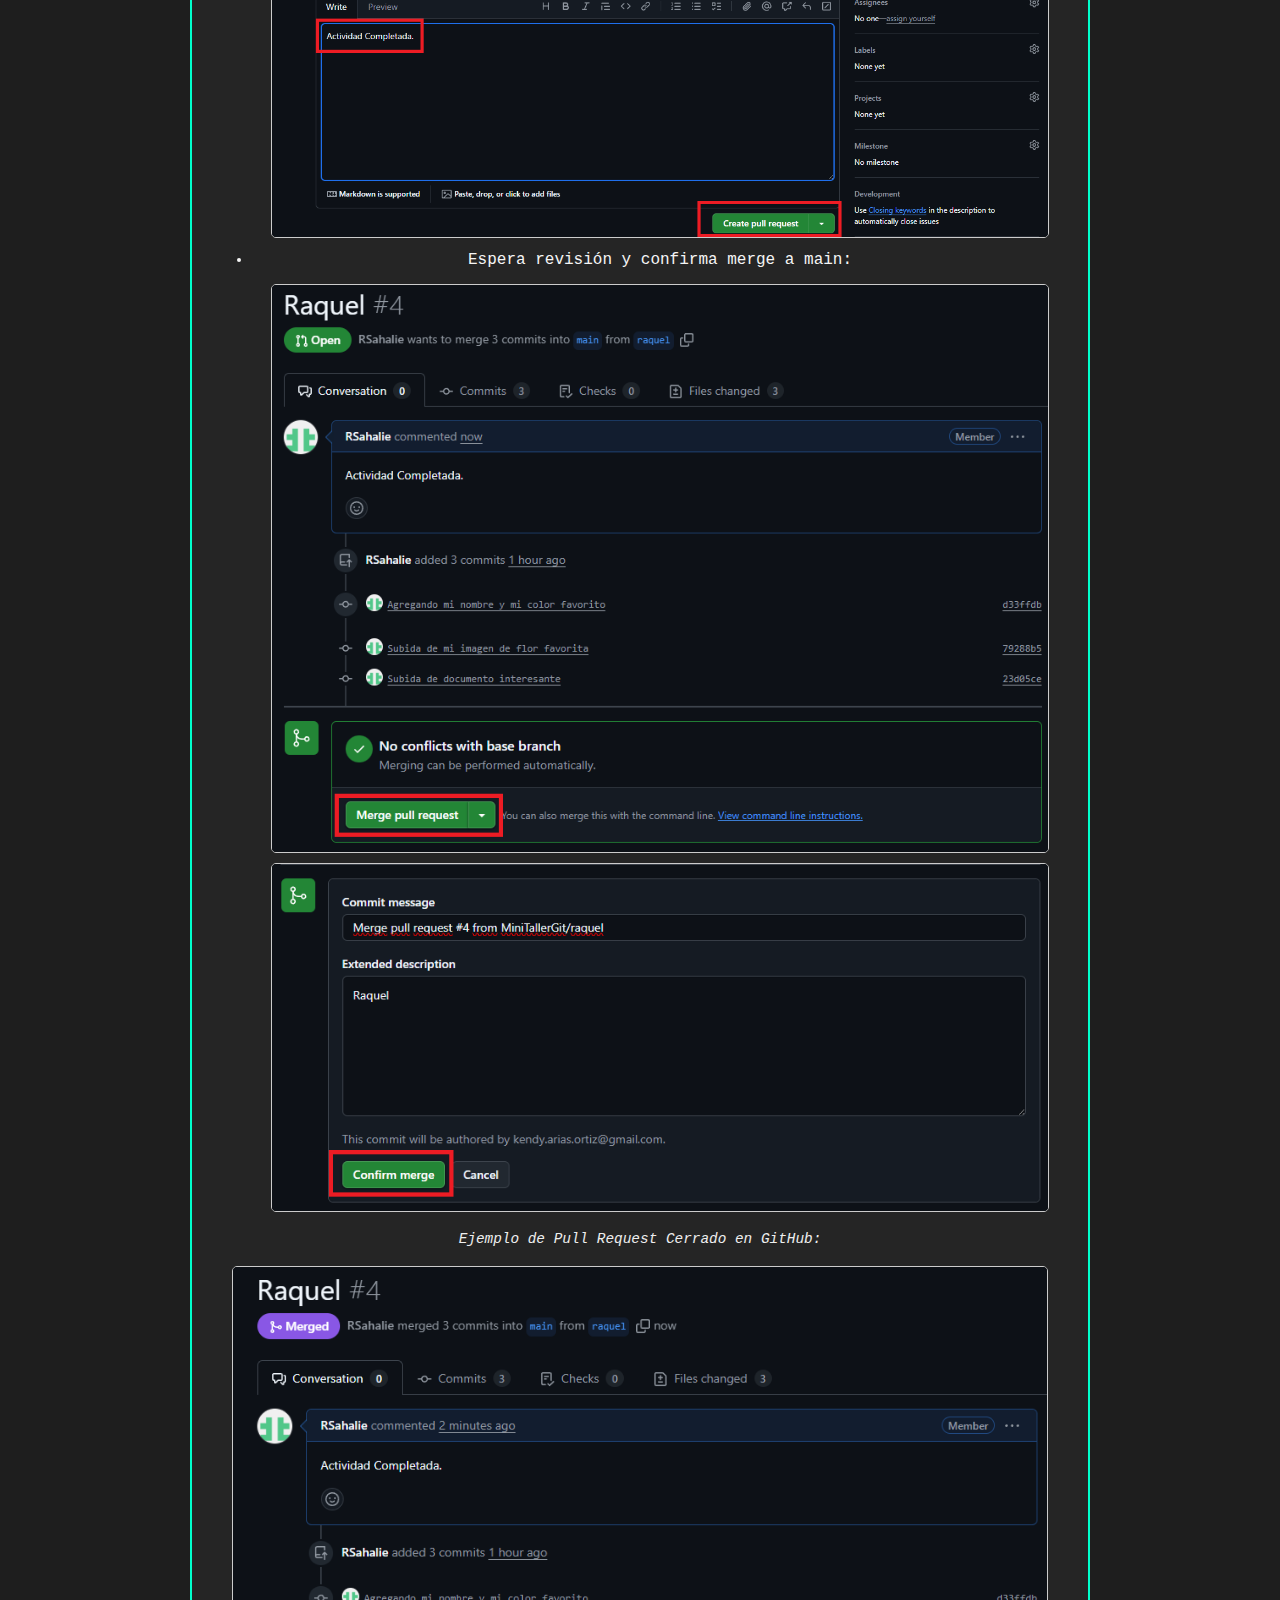
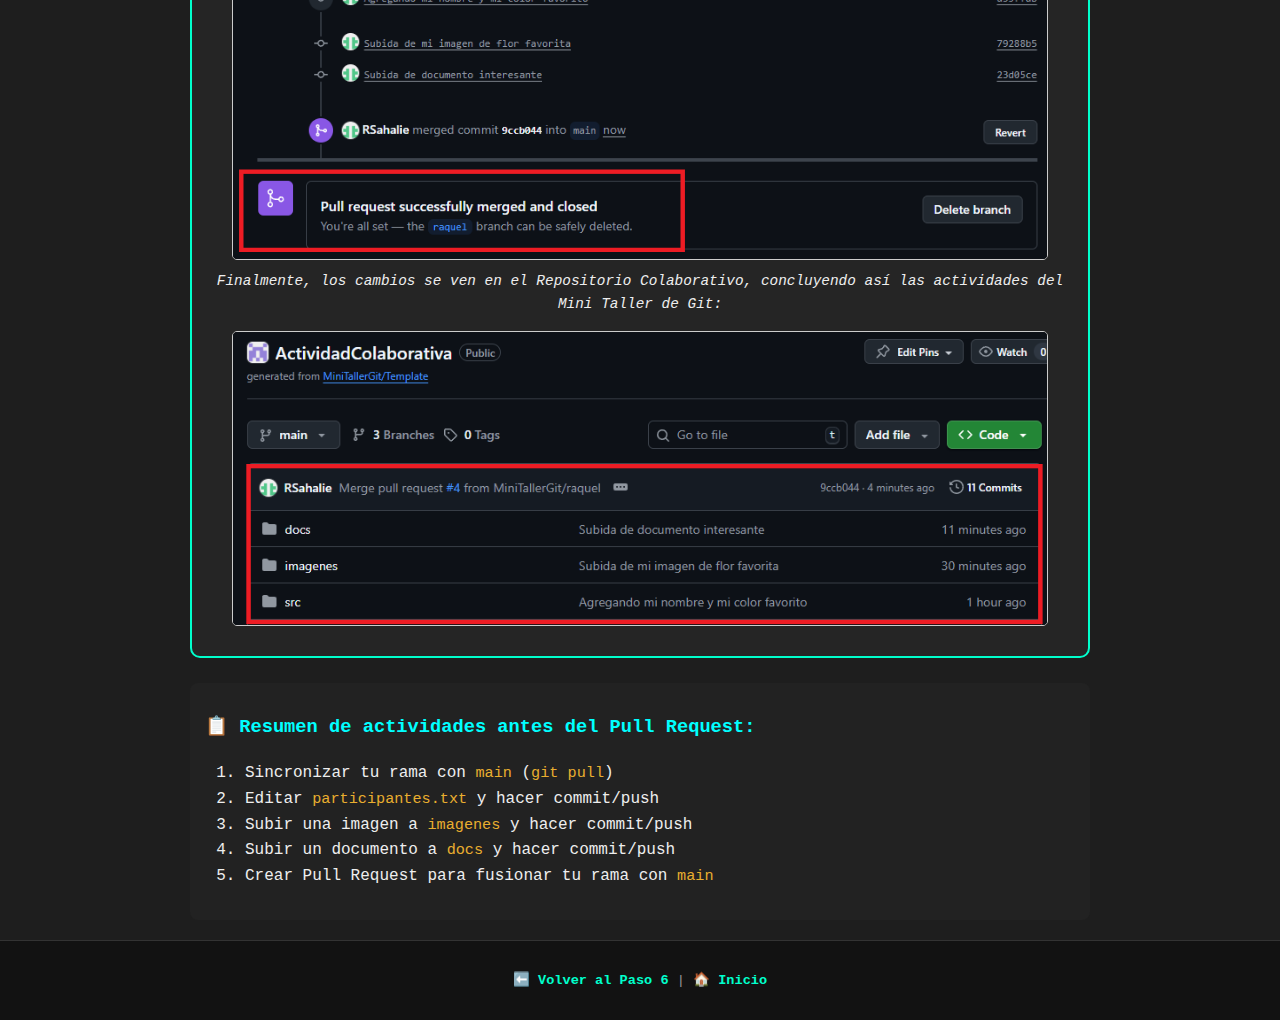
<file: paso7.html>
<!DOCTYPE html>
<html lang="es">
<head>
  <meta charset="UTF-8">
  <title>Paso 7 - Actividades Prácticas Colaborativas</title>
  <link rel="stylesheet" href="style.css">
  <style>
    .step-block img {
      display: block;
      margin: 10px auto;
      border: 1px solid #ccc;
      border-radius: 5px;
    }
    .img-github {
      max-width: 95%;
    }
    .step-block {
      text-align: center;
      margin-bottom: 25px;
    }
    pre {
      background-color: #111;
      color: #0f0;
      padding: 12px;
      border-radius: 8px;
      overflow-x: auto;
      text-align: left;
    }
    .img-caption {
      margin-top: 5px;
      font-size: 0.9em;
      font-style: italic;
      color: #eee;
    }
    .summary {
      margin-top: 20px;
      text-align: left;
      background: #222;
      padding: 15px;
      border-radius: 8px;
      color: #eee;
    }
    .summary h3 {
      color: #0ff;
    }
    .example a {
      color: #0ff;
      text-decoration: none;
    }
    .example a:hover {
      text-decoration: underline;
    }
  </style>
</head>
<body>
  <header>
    <h1>Paso 7 - Actividades de Práctica Colaborativas</h1>
  </header>

  <nav>
    <a href="paso5.html">⬅️ Paso 6</a> |
    <a href="index.html">🏠 Inicio</a>
  </nav>

  <section>

    <!-- Sincronizar rama -->
    <div class="step-block">
      <h2>0. Sincronizar tu rama con el repositorio</h2>
      <p>Antes de empezar, asegúrate de tener los últimos cambios de <code>main</code> en tu rama:</p>
      <pre><code>git checkout tu-rama
git pull origin main</code></pre>
      <p>Esto evita conflictos y te asegura trabajar con la versión más reciente de todos los archivos.</p>
      <p class="img-caption">Ejemplo de terminal mostrando pull exitoso:</p>
      <img src="images/pasosiete1.png" alt="Git pull main" class="img-github">
    </div>

    <!-- Actividad 1 -->
    <div class="step-block">
      <h2>1. Editar "participantes.txt"</h2>
      <p>Agrega tu nombre y color favorito en <code>src/participantes.txt</code> sin borrar lo que otros hayan agregado:</p>
      <h3>Pasos:</h3>
      <ol>
        <li>Ubícate en la carpeta <code>src</code>:
          <pre><code>cd src</code></pre>
        </li>
        <li>Abre el archivo <code>participantes.txt</code> en un editor:
          <pre><code>nano participantes.txt      # Linux/WSL
notepad participantes.txt   # Windows</code></pre>
          <img src="images/pasosiete2.png" alt="Editando en Windows" class="img-github">
        </li>
        <li>Agrega tu información al final:
          <pre><code>Nombre: TuNombre | Color favorito: TuColor</code></pre>
          <p>No borres las líneas de otros participantes.</p>
          <img src="images/pasosiete3.png" alt="Editando participantes.txt" class="img-github">
        </li>
        <li>Guarda los cambios y cierra el editor.</li>
        <li>Haz commit y push:
          <pre><code>git add src/participantes.txt
git commit -m "Agregado mi nombre y color favorito"
git push origin &lt;tu-rama&gt;</code></pre>
          <img src="images/pasosiete4.png" alt="Commit y push de participantes.txt" class="img-github">
        </li>
      </ol>
      <p class="img-caption">Ejemplo en GitHub:</p>
      <img src="images/pasosiete5.png" alt="Ejemplo participantes.txt en GitHub" class="img-github">
    </div>

    <!-- Actividad 2 -->
    <div class="step-block">
      <h2>2. Subir una imagen a <code>images</code> (flor o planta)</h2>
      <h3>Pasos paso a paso:</h3>
      <ol>
        <li>Volver a la raíz del repositorio:
          <pre><code>cd ..</code></pre>
        </li>
        <li>Entrar a la carpeta <code>imagenes</code>:
          <pre><code>cd images</code></pre>
        </li>
        <img src="images/pasosiete6.png" alt="Imagen subida en GitHub" class="img-github">
        <li>Buscar o descargar una imagen de una flor o planta desde tu navegador.</li>
        <li>Copiar o arrastrar la imagen a la carpeta <code>images</code> de tu repositorio.</li>
        <li>Renombrar la imagen de forma clara con tu nombre (la extensión puede ser png, jpg etc.):
          <pre><code>TuNombre_flor.png</code></pre>
        <img src="images/pasosiete7.png" alt="Imagen subida en GitHub" class="img-github">
        </li>
        <li>Revisar que la foto esté en la carpeta de imagenes del repositorio colaborativo:</pre>
        <img src="images/pasosiete8.png" alt="Imagen subida en GitHub" class="img-github">
        <li>Volver a la consola, asegurándote de estar dentro de <code>imagenes</code>.</li>
        <li>Agregar la imagen al control de versiones:
          <pre><code>git add TuNombre_flor.png</code></pre>
        </li>
        <li>Hacer commit con mensaje descriptivo:
          <pre><code>git commit -m "Subida de mi imagen de flor favorita"</code></pre>
        </li>
        <li>Enviar los cambios a tu rama remota:
          <pre><code>git push origin tu-rama(nombre)</code></pre>
        </li>
        <img src="images/pasosiete10.png" alt="Imagen subida en GitHub" class="img-github">
        <li>Verificar en GitHub que la imagen se subió correctamente.</li>
      </ol>
      <p class="img-caption">Ejemplo en GitHub:</p>
      <img src="images/pasosiete11.png" alt="Imagen subida en GitHub" class="img-github">
    </div>

    <!-- Actividad 3 -->
    <div class="step-block">
      <h2>3. Subir un documento interesante a <code>docs</code></h2>
      <h3>Pasos paso a paso:</h3>
      <ol>
        <li>Volver a la raíz del repositorio si no estás ahí:
          <pre><code>cd ..</code></pre>
        </li>
        <li>Entrar a la carpeta <code>docs</code>:
          <pre><code>cd docs</code></pre>
        </li>
        <img src="images/pasosiete12.png" alt="Imagen subida en GitHub" class="img-github">
        <li>Seleccionar un documento (noticia, artículo, PDF (no más de 10 páginas)) y, descargarlo y copiarlo dentro de <code>docs</code>.</li>
        <img src="images/pasosiete13.png" alt="Imagen subida en GitHub" class="img-github">
        <img src="images/pasosiete14.png" alt="Imagen subida en GitHub" class="img-github">
        <li>Renombrar el archivo de manera clara, con tu nombre al final, por ejemplo:
          <pre><code>noticia_tecnologia_Kendy.pdf</code></pre>
        </li>
        <img src="images/pasosiete15.png" alt="Imagen subida en GitHub" class="img-github">
        <li>Agregar y revisar que el PDF esté en la carpeta de docs del repositorio colaborativo:</pre>
        <img src="images/pasosiete16.png" alt="Imagen subida en GitHub" class="img-github">
        <li>Agregar el archivo a Git:
          <pre><code>git add Huracanes_Kendy.pdf</code></pre>
        </li>
        <li>Hacer commit:
          <pre><code>git commit -m "Subida de documento interesante"</code></pre>
        </li>
        <li>Enviar los cambios a tu rama:
          <pre><code>git push origin tu_rama</code></pre>
        </li>
        <img src="images/pasosiete17.png" alt="Imagen subida en GitHub" class="img-github">
        <li>Verificar en GitHub que el documento está visible.</li>
      </ol>
      <p class="img-caption">Ejemplo en GitHub:</p>
      <img src="images/pasosiete18.png" alt="Documento subido en GitHub" class="img-github">
    </div>

    <!-- Pull Request -->
    <div class="step-block">
      <h2>4. Crear Pull Request (después de las actividades)</h2>
      <p>Cuando termines las tres actividades y tengas todo commit/pusheado en tu rama, crea un Pull Request para fusionarla con <code>main</code>:</p>
      <ul>
        <li>Entra al repositorio en GitHub: 
          <a href="https://github.com/MiniTallerGit/ActividadColaborativa" target="_blank">https://github.com/MiniTallerGit/ActividadColaborativa</a>
        </li>
        <li>Pestaña <strong>Pull requests</strong> → <strong>New pull request</strong></li>
        <li>Selecciona <strong>base</strong>: main y <strong>compare</strong>: tu rama personal:</li>
        <img src="images/pasosiete19.png" alt="Documento subido en GitHub" class="img-github">
        <li>Agrega título y descripción, luego haz clic en <strong>Create pull request</strong>:</li>
        <img src="images/pasosiete20.png" alt="Documento subido en GitHub" class="img-github">
        <li>Espera revisión y confirma merge a main:</li>
        <img src="images/pasosiete21.png" alt="Documento subido en GitHub" class="img-github">
        <img src="images/pasosiete22.png" alt="Documento subido en GitHub" class="img-github">
      </ul>
      <p class="img-caption">Ejemplo de Pull Request Cerrado en GitHub:</p>
      <img src="images/pasosiete23.png" alt="Pull Request" class="img-github">
      <p class="img-caption">Finalmente, los cambios se ven en el Repositorio Colaborativo, concluyendo así las actividades del Mini Taller de Git:</p>
      <img src="images/pasosiete24.png" alt="Pull Request" class="img-github">
    </div>

    <!-- Resumen -->
    <div class="summary">
      <h3>📋 Resumen de actividades antes del Pull Request:</h3>
      <ol>
        <li>Sincronizar tu rama con <code>main</code> (<code>git pull</code>)</li>
        <li>Editar <code>participantes.txt</code> y hacer commit/push</li>
        <li>Subir una imagen a <code>imagenes</code> y hacer commit/push</li>
        <li>Subir un documento a <code>docs</code> y hacer commit/push</li>
        <li>Crear Pull Request para fusionar tu rama con <code>main</code></li>
      </ol>
    </div>

  </section>

  <footer>
    <p><a href="paso5.html">⬅️ Volver al Paso 6</a> | <a href="index.html">🏠 Inicio</a></p>
  </footer>
</body>
</html>
</file>
<file: style.css>
/* Fondo y estilo general */
body {
  background-color: #1e1e1e;
  color: #f5f5f5;
  font-family: "Fira Code", monospace;
  margin: 0;
  padding: 0;
  line-height: 1.6;
}

/* Encabezado */
header {
  background-color: #121212;
  text-align: center;
  padding: 30px 20px;
  border-bottom: 2px solid #00ffcc;
}

header h1 {
  color: #00ffcc;
  font-size: 2rem;
  margin: 0;
}

/* Navegación */
nav {
  background: #252525;
  padding: 10px 20px;
  text-align: center;
  border-bottom: 1px solid #333;
}

nav a {
  color: #00ffcc;
  text-decoration: none;
  margin: 0 15px;
  font-weight: bold;
}

nav a:hover {
  text-decoration: underline;
}

/* Contenido principal */
section {
  padding: 20px;
  max-width: 900px;
  margin: auto;
}

/* Bloques de pasos */
.step-block {
  border: 2px solid #00ffcc;
  background-color: #252525;
  padding: 20px;
  border-radius: 10px;
  margin-bottom: 30px;
}

/* Subtítulos */
h2, h3, h4 {
  margin-top: 15px;
  color: #d3f3ed;
}

/* Código */
pre {
  background-color: #111;
  padding: 12px;
  border-radius: 8px;
  overflow-x: auto;
  margin-bottom: 20px;
}

code {
  color: #e9ae2f;
  font-family: "Fira Code", monospace;
  font-size: 0.95rem;
}

/* Enlaces dentro del footer */
footer a {
  color: #00ffcc;       /* color visible y brillante */
  font-weight: bold;     /* opcional, para resaltar */
  text-decoration: none; /* quita subrayado */
}

footer a:hover {
  text-decoration: underline; /* subrayado al pasar el mouse */
}
footer {
  background: #121212;
  border-top: 1px solid #333;
  color: #999;
  font-size: 0.85rem;

  display: flex;
  justify-content: center; /* centra horizontalmente */
  align-items: center;     /* centra verticalmente */
  padding: 15px;
}

.step-img {
  max-width: 100%;
  border: 1px solid #ccc;
  border-radius: 5px;
  display: block;
  margin: 10px auto; /* Esto centra la imagen */
}
</file>
